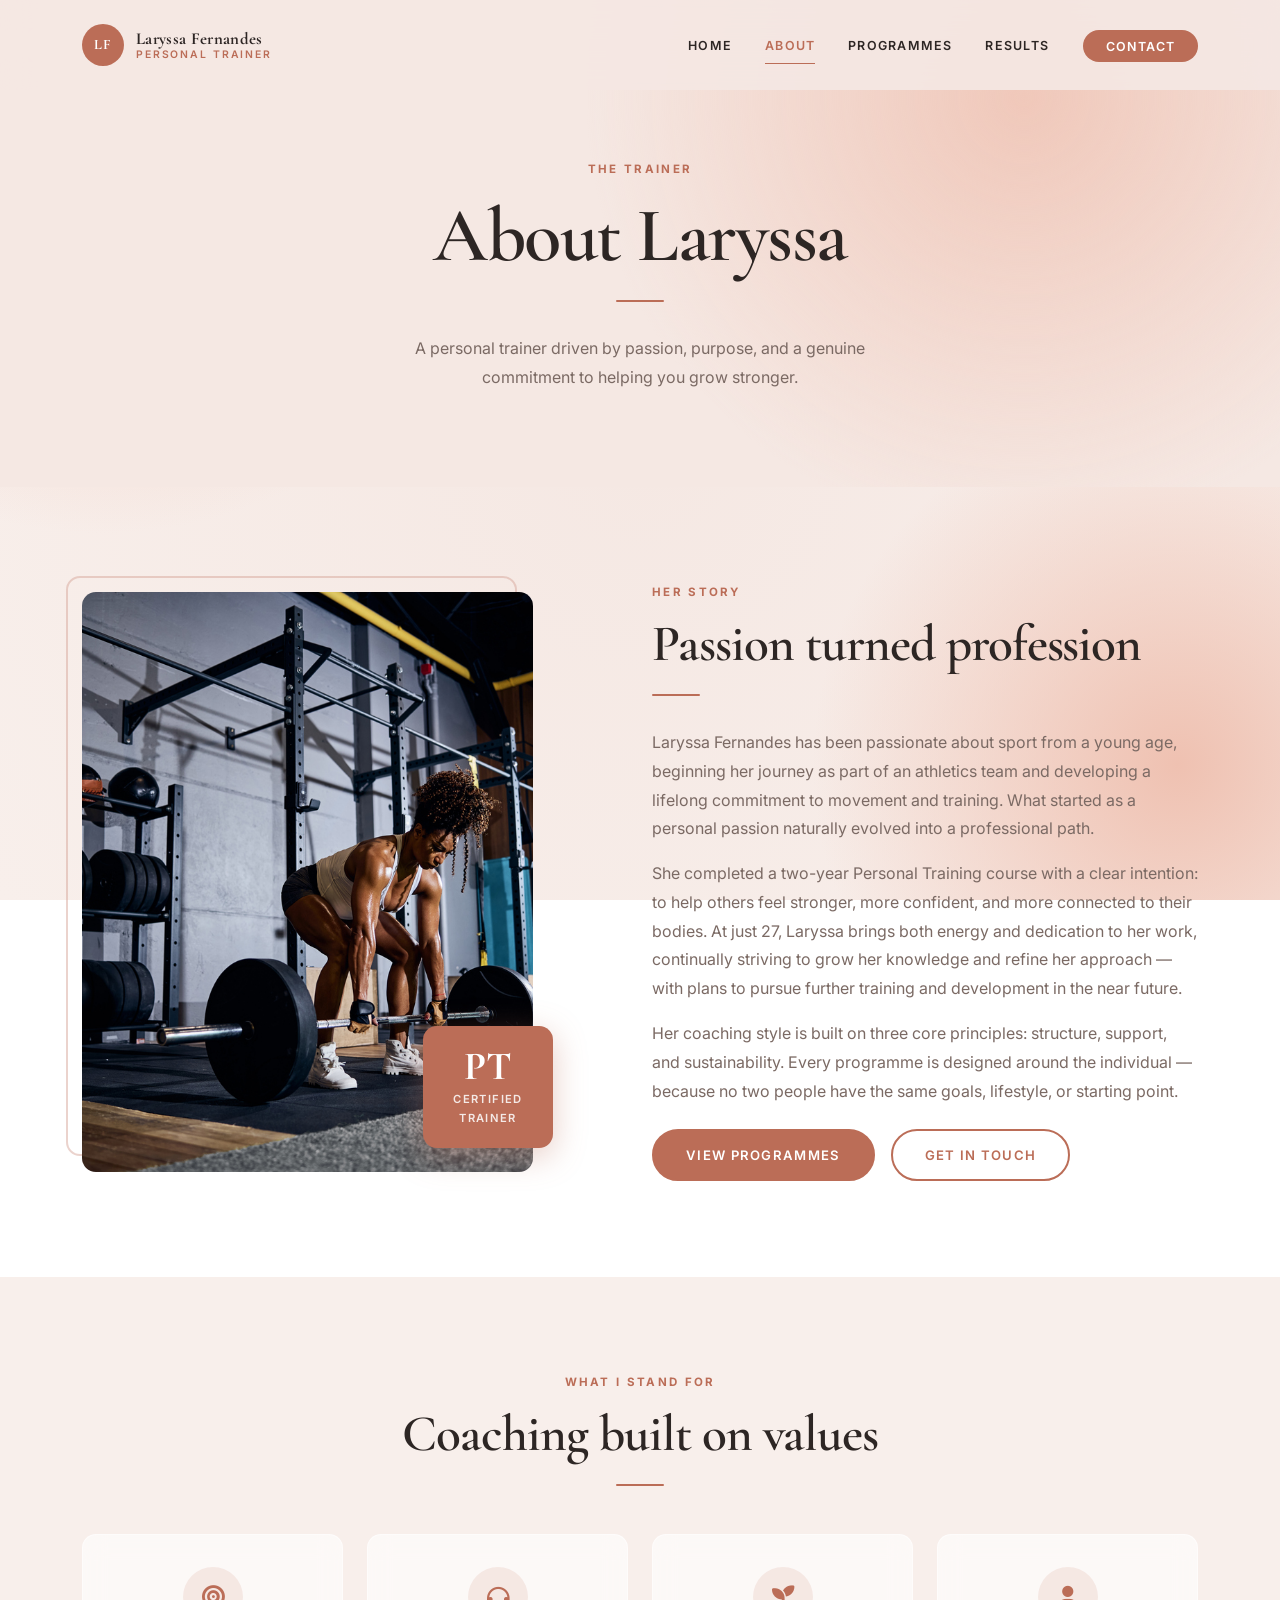
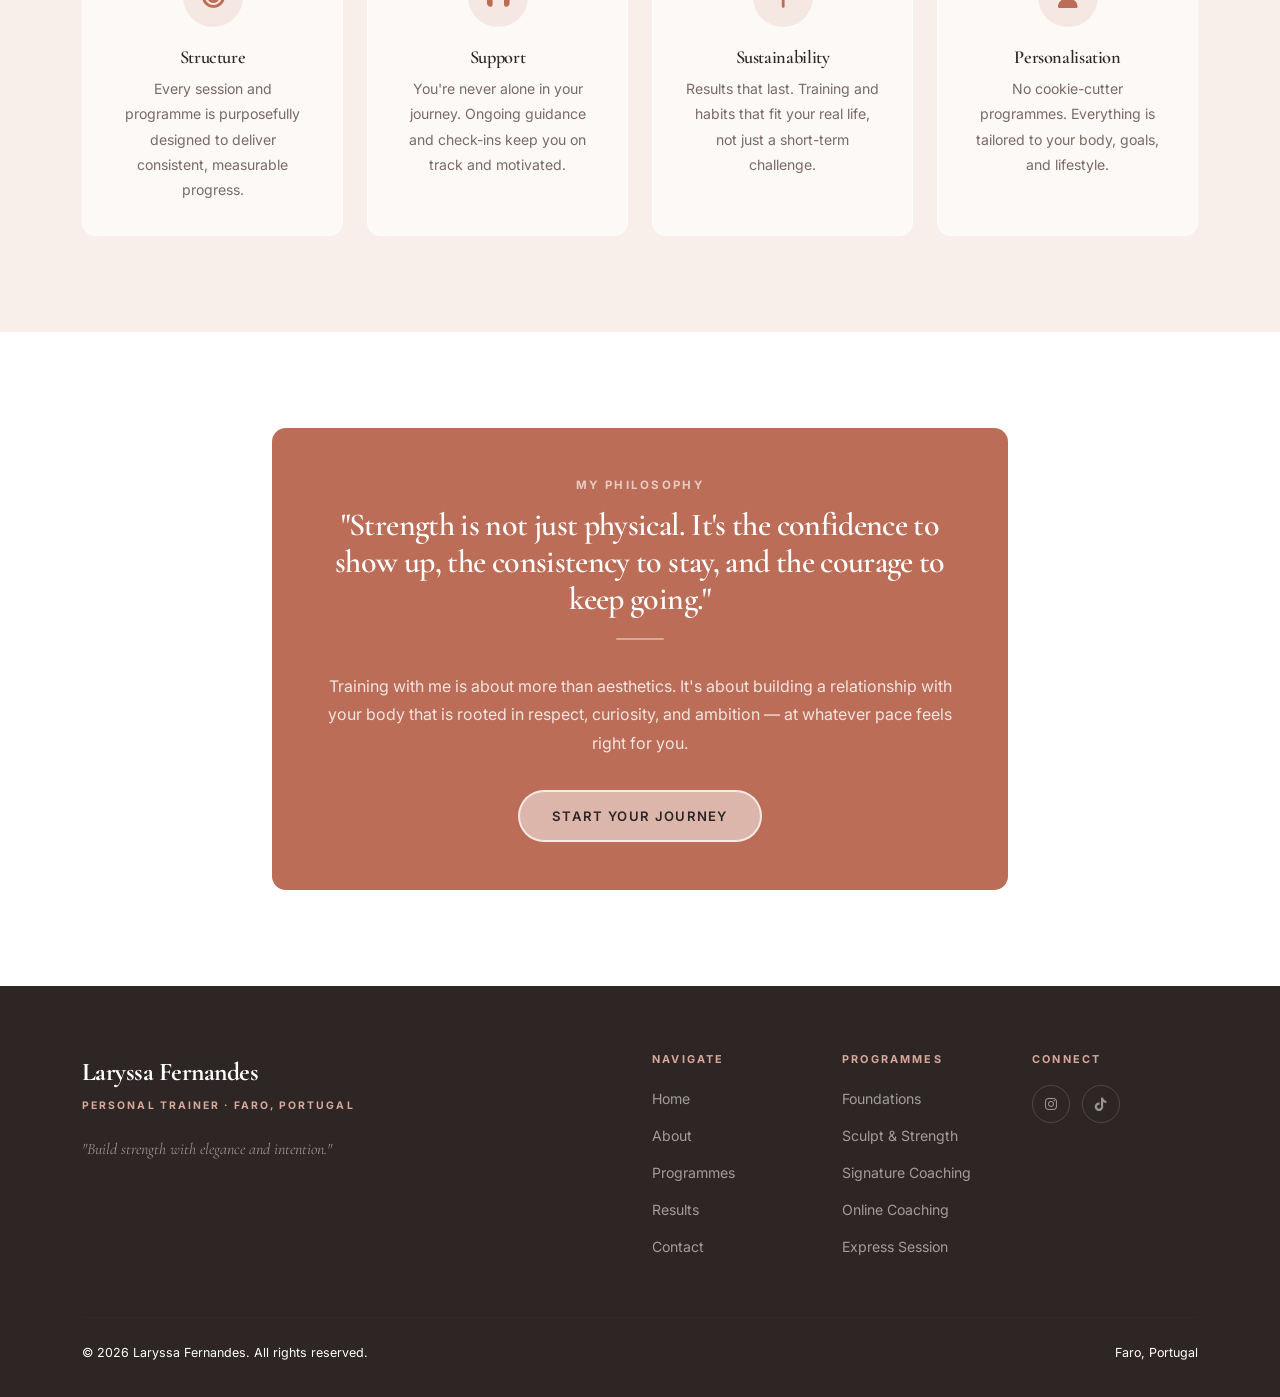
<file: about.html>
<!doctype html>
<html lang="en">
<head>
  <meta charset="utf-8">
  <meta name="viewport" content="width=device-width, initial-scale=1">
  <meta name="description" content="About Laryssa Fernandes — Personal Trainer in Faro, Portugal.">

  <!-- Title -->
  <title>About | Laryssa Fernandes</title>
  
  <!-- Google Fonts and Font Awesome -->
  <link rel="preconnect" href="https://fonts.googleapis.com">
  <link rel="preconnect" href="https://fonts.gstatic.com" crossorigin>
  <link href="https://fonts.googleapis.com/css2?family=Cormorant+Garamond:ital,wght@0,400;0,500;0,600;0,700;1,400;1,600&family=Inter:wght@300;400;500;600;700&display=swap" rel="stylesheet">
  <link rel="stylesheet" href="https://cdnjs.cloudflare.com/ajax/libs/font-awesome/6.5.0/css/all.min.css">
  
  <!-- Bootstrap CSS -->
  <link href="assets/css/bootstrap.min.css" rel="stylesheet">
  <!-- Custom CSS -->
  <link href="assets/css/style.css" rel="stylesheet">

</head>
<body>

  <!-- ========= Navbar Start ========= -->
  <nav class="lf-navbar navbar navbar-expand-lg">
    <div class="container">
      <a class="navbar-brand" href="index.html">
        <div class="brand-monogram">LF</div>
        <div class="brand-text-wrap">
          <span class="brand-name">Laryssa Fernandes</span>
          <span class="brand-sub">Personal Trainer</span>
        </div>
      </a>
      <button class="navbar-toggler" type="button" data-bs-toggle="collapse" data-bs-target="#navMain">
        <span class="navbar-toggler-icon"></span>
      </button>
      <div class="collapse navbar-collapse" id="navMain">
        <ul class="navbar-nav ms-auto align-items-lg-center gap-lg-1 mb-2 mb-lg-0">
          <li class="nav-item"><a class="nav-link" href="index.html">Home</a></li>
          <li class="nav-item"><a class="nav-link active" href="about.html">About</a></li>
          <li class="nav-item"><a class="nav-link" href="programmes.html">Programmes</a></li>
          <li class="nav-item"><a class="nav-link" href="results.html">Results</a></li>
          <li class="nav-item ms-lg-3"><a class="navbar-cta" href="contact.html">Contact</a></li>
        </ul>
      </div>
    </div>
  </nav>

  <!-- ========= Navbar End ========= -->

  <!-- ========= Page Hero Start ========= -->
  <div class="about-hero">
    <div class="container">
      <span class="pre-label reveal">The Trainer</span>
      <h1 class="reveal reveal-delay-1">About Laryssa</h1>
      <div class="gold-line center reveal reveal-delay-2"></div>
      <p class="mx-auto reveal reveal-delay-3" style="max-width:520px;color:var(--muted);">A personal trainer driven by passion, purpose, and a genuine commitment to helping you grow stronger.</p>
    </div>
  </div>

  <!-- ========= Page Hero End ========= -->

  <!-- ========= Bio Section Start ========= -->
  <section class="section-pad">
    <div class="container">
      <div class="row align-items-center gy-5">
        <div class="col-lg-5 reveal-left">
          <div class="about-preview-img">
            <img src="assets/images/about2.webp" alt="Laryssa Fernandes" class="img-fluid" style="border-radius:14px;object-fit:cover;height:580px;width:100%;">
            <div class="about-experience-badge">
              <span class="badge-num">PT</span>
              <span class="badge-txt">Certified<br>Trainer</span>
            </div>
          </div>
        </div>
        <div class="col-lg-6 offset-lg-1 reveal-left">
          <span class="pre-label">Her Story</span>
          <h2>Passion turned profession</h2>
          <div class="gold-line"></div>
          <p>Laryssa Fernandes has been passionate about sport from a young age, beginning her journey as part of an athletics team and developing a lifelong commitment to movement and training. What started as a personal passion naturally evolved into a professional path.</p>
          <p>She completed a two-year Personal Training course with a clear intention: to help others feel stronger, more confident, and more connected to their bodies. At just 27, Laryssa brings both energy and dedication to her work, continually striving to grow her knowledge and refine her approach — with plans to pursue further training and development in the near future.</p>
          <p>Her coaching style is built on three core principles: structure, support, and sustainability. Every programme is designed around the individual — because no two people have the same goals, lifestyle, or starting point.</p>
          <div class="d-flex gap-3 flex-wrap mt-4">
            <a href="programmes.html" class="btn-terra">View Programmes</a>
            <a href="contact.html" class="btn-outline-terra">Get in Touch</a>
          </div>
        </div>
      </div>
    </div>
  </section>

  <!-- ========= Bio Section End ========= -->

  <!-- ========= Values Section Start ========= -->
  <section class="section-pad bg-cream">
    <div class="container">
      <div class="text-center mb-5 reveal">
        <span class="pre-label">What I Stand For</span>
        <h2>Coaching built on values</h2>
        <div class="gold-line center"></div>
      </div>
      <div class="row g-4">
        <div class="col-sm-6 col-lg-3 reveal reveal-delay-1">
          <div class="value-card">
            <div class="value-icon"><i class="fa-solid fa-bullseye"></i></div>
            <h4>Structure</h4>
            <p>Every session and programme is purposefully designed to deliver consistent, measurable progress.</p>
          </div>
        </div>
        <div class="col-sm-6 col-lg-3 reveal reveal-delay-2">
          <div class="value-card">
            <div class="value-icon"><i class="fa-solid fa-headphones"></i></div>
            <h4>Support</h4>
            <p>You're never alone in your journey. Ongoing guidance and check-ins keep you on track and motivated.</p>
          </div>
        </div>
        <div class="col-sm-6 col-lg-3 reveal reveal-delay-3">
          <div class="value-card">
            <div class="value-icon"><i class="fa-solid fa-seedling"></i></div>
            <h4>Sustainability</h4>
            <p>Results that last. Training and habits that fit your real life, not just a short-term challenge.</p>
          </div>
        </div>
        <div class="col-sm-6 col-lg-3 reveal reveal-delay-4">
          <div class="value-card">
            <div class="value-icon"><i class="fa-solid fa-user"></i></div>
            <h4>Personalisation</h4>
            <p>No cookie-cutter programmes. Everything is tailored to your body, goals, and lifestyle.</p>
          </div>
        </div>
      </div>
    </div>
  </section>

  <!-- ========= Values Section End ========= -->

  <!-- ========= Philosophy Section Start ========= -->
  <section class="section-pad">
    <div class="container">
      <div class="row justify-content-center">
        <div class="col-lg-8 reveal">
          <div class="philosophy-block text-center">
            <span class="pre-label" style="color:rgba(255,255,255,0.65);">My Philosophy</span>
            <h3>"Strength is not just physical. It's the confidence to show up, the consistency to stay, and the courage to keep going."</h3>
            <div class="gold-line center" style="background:rgba(255,255,255,0.4);"></div>
            <p>Training with me is about more than aesthetics. It's about building a relationship with your body that is rooted in respect, curiosity, and ambition — at whatever pace feels right for you.</p>
            <a href="contact.html" class="btn-ghost mt-3 d-inline-block">Start Your Journey</a>
          </div>
        </div>
      </div>
    </div>
  </section>

  <!-- ========= Philosophy Section End ========= -->

  <!-- ========= Footer Start ========= -->
  <footer class="lf-footer">
    <div class="container">
      <div class="row gy-4">
        <div class="col-lg-4">
          <div class="footer-brand-name">Laryssa Fernandes</div>
          <span class="footer-brand-sub">Personal Trainer · Faro, Portugal</span>
          <p class="footer-tagline">"Build strength with elegance and intention."</p>
        </div>
        <div class="col-6 col-lg-2 offset-lg-2">
          <p class="footer-nav-title">Navigate</p>
          <ul class="footer-nav-list">
            <li><a href="index.html">Home</a></li>
            <li><a href="about.html">About</a></li>
            <li><a href="programmes.html">Programmes</a></li>
            <li><a href="results.html">Results</a></li>
            <li><a href="contact.html">Contact</a></li>
          </ul>
        </div>
        <div class="col-6 col-lg-2">
          <p class="footer-nav-title">Programmes</p>
          <ul class="footer-nav-list">
            <li><a href="programmes.html">Foundations</a></li>
            <li><a href="programmes.html">Sculpt &amp; Strength</a></li>
            <li><a href="programmes.html">Signature Coaching</a></li>
            <li><a href="programmes.html">Online Coaching</a></li>
            <li><a href="programmes.html">Express Session</a></li>
          </ul>
        </div>
        <div class="col-lg-2">
          <p class="footer-nav-title">Connect</p>
          <div class="footer-social">
            <a class="footer-social-link" href="https://www.instagram.com/lfernandespt?igsh=Y2NwMXB6cHp6eTRk" aria-label="Instagram"><i class="fa-brands fa-instagram"></i></a>
            <a class="footer-social-link" href="https://www.tiktok.com/@lfernandespt" aria-label="TikTok"><i class="fa-brands fa-tiktok"></i></a>
          </div>
        </div>
      </div>
      <hr class="footer-divider">
      <div class="d-flex justify-content-between align-items-center flex-wrap gap-2">
        <p class="footer-copy mb-0">© <span class="copyright-year"></span> Laryssa Fernandes. All rights reserved.</p>
        <p class="footer-copy mb-0">Faro, Portugal</p>
      </div>
    </div>
  </footer>
  <!-- ========= Footer End ========= -->

  <!-- Bootstrap JS -->
  <script src="assets/js/bootstrap.bundle.min.js"></script>

  <!-- Custom JS -->
  <script src="assets/js/main.js"></script>

</body>
</html>
</file>
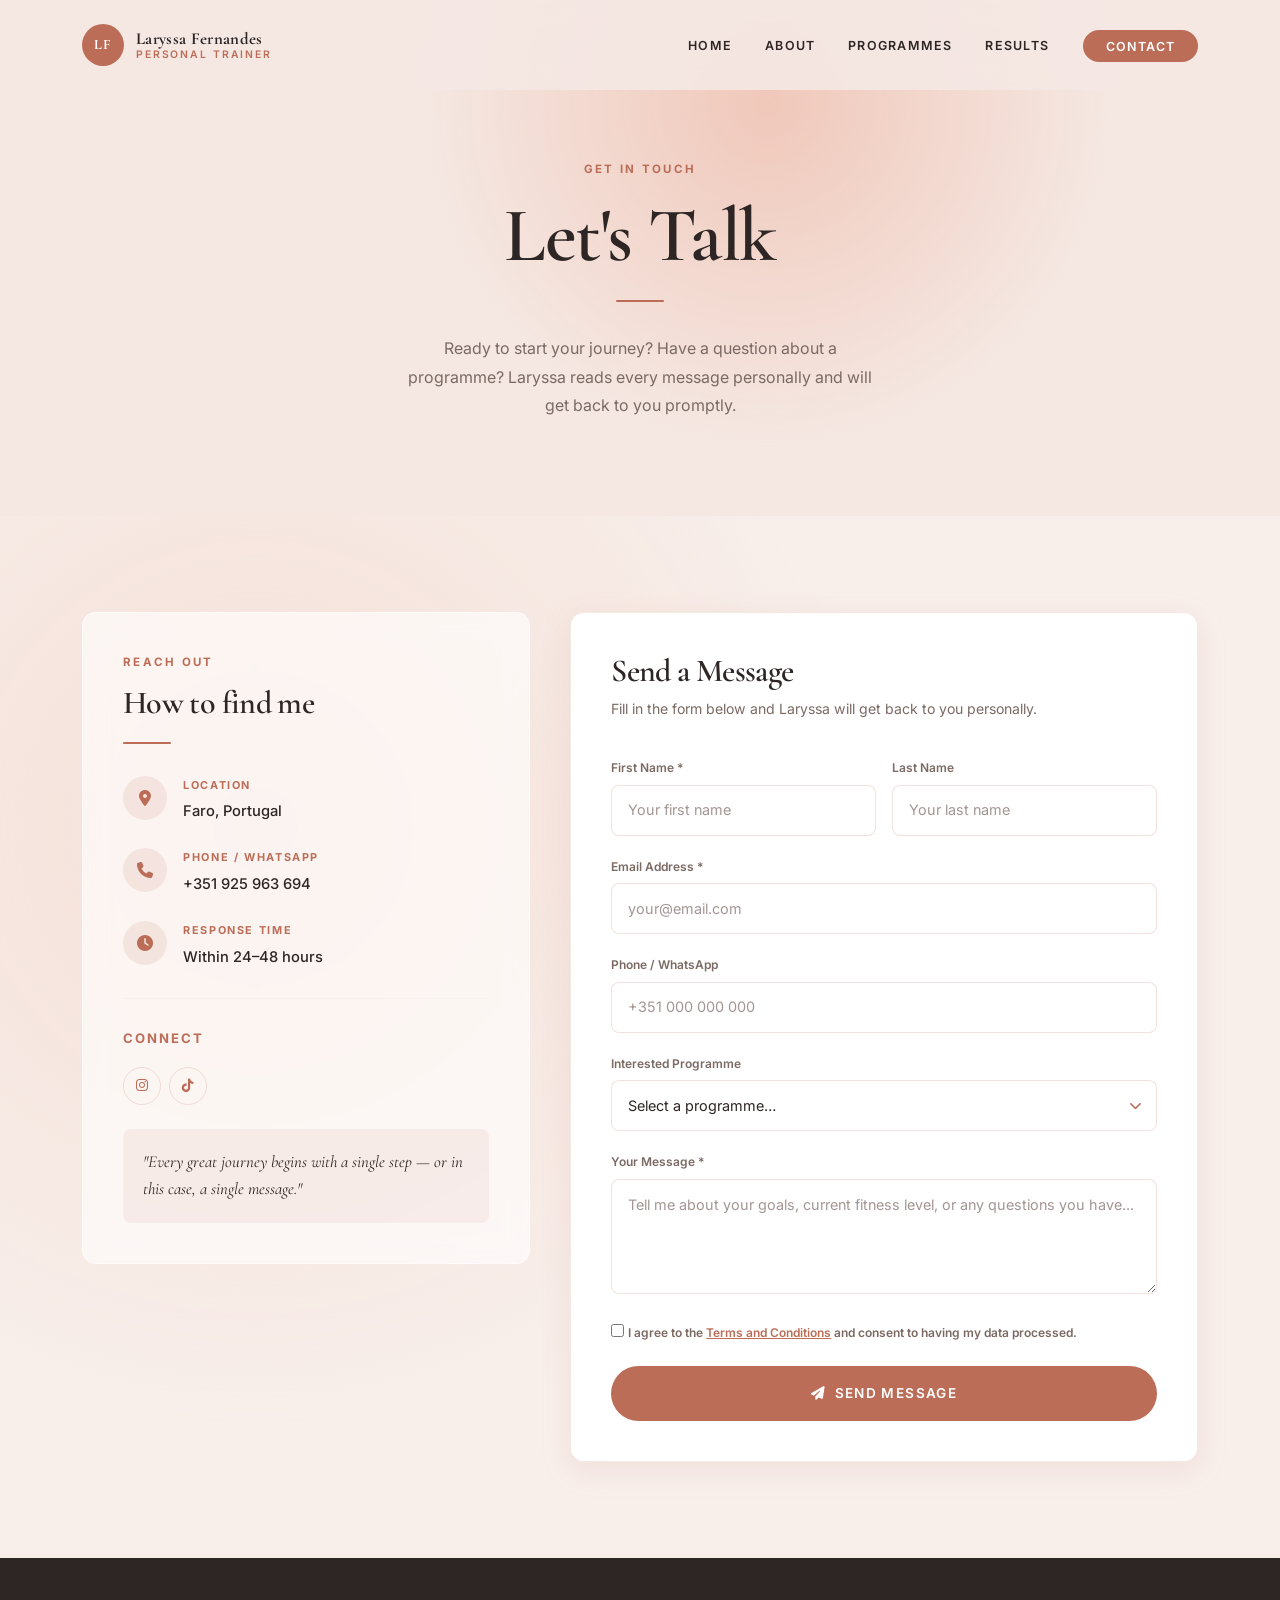
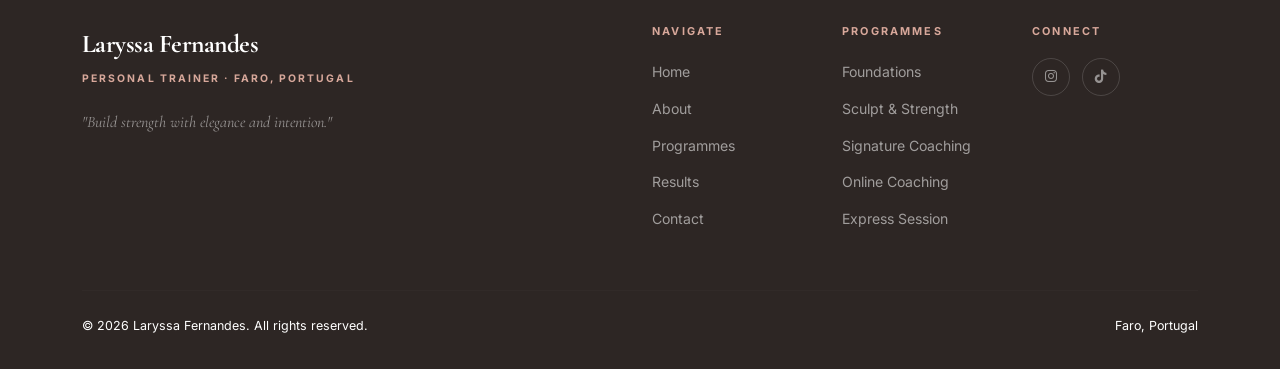
<file: contact.html>
<!doctype html>
<html lang="en">
<head>
  <meta charset="utf-8">
  <meta name="viewport" content="width=device-width, initial-scale=1">
  <meta name="description" content="Contact Laryssa Fernandes — Personal Trainer in Faro, Portugal.">

  <!-- Title -->
  <title>Contact | Laryssa Fernandes</title>
  
  <!-- Google Fonts and Font Awesome -->
  <link rel="preconnect" href="https://fonts.googleapis.com">
  <link rel="preconnect" href="https://fonts.gstatic.com" crossorigin>
  <link href="https://fonts.googleapis.com/css2?family=Cormorant+Garamond:ital,wght@0,400;0,500;0,600;0,700;1,400;1,600&family=Inter:wght@300;400;500;600;700&display=swap" rel="stylesheet">
  <link rel="stylesheet" href="https://cdnjs.cloudflare.com/ajax/libs/font-awesome/6.5.0/css/all.min.css">
  
  <!-- Bootstrap CSS -->
  <link href="assets/css/bootstrap.min.css" rel="stylesheet">
  <!-- Custom CSS -->
  <link href="assets/css/style.css" rel="stylesheet">

</head>
<body>

  <!-- ========= Navbar Start ========= -->
  <nav class="lf-navbar navbar navbar-expand-lg">
    <div class="container">
      <a class="navbar-brand" href="index.html">
        <div class="brand-monogram">LF</div>
        <div class="brand-text-wrap">
          <span class="brand-name">Laryssa Fernandes</span>
          <span class="brand-sub">Personal Trainer</span>
        </div>
      </a>
      <button class="navbar-toggler" type="button" data-bs-toggle="collapse" data-bs-target="#navMain">
        <span class="navbar-toggler-icon"></span>
      </button>
      <div class="collapse navbar-collapse" id="navMain">
        <ul class="navbar-nav ms-auto align-items-lg-center gap-lg-1 mb-2 mb-lg-0">
          <li class="nav-item"><a class="nav-link" href="index.html">Home</a></li>
          <li class="nav-item"><a class="nav-link" href="about.html">About</a></li>
          <li class="nav-item"><a class="nav-link" href="programmes.html">Programmes</a></li>
          <li class="nav-item"><a class="nav-link" href="results.html">Results</a></li>
          <li class="nav-item ms-lg-3"><a class="navbar-cta" href="contact.html">Contact</a></li>
        </ul>
      </div>
    </div>
  </nav>

  <!-- ========= Navbar End ========= -->

  <!-- ========= Page Hero Start ========= -->
  <div class="contact-hero">
    <div class="container">
      <span class="pre-label reveal">Get In Touch</span>
      <h1 class="reveal reveal-delay-1">Let's Talk</h1>
      <div class="gold-line center reveal reveal-delay-2"></div>
      <p class="mx-auto reveal reveal-delay-3" style="max-width:480px;color:var(--muted);">Ready to start your journey? Have a question about a programme? Laryssa reads every message personally and will get back to you promptly.</p>
    </div>
  </div>

  <!-- ========= Page Hero End ========= -->

  <!-- ========= Contact Section Start ========= -->
  <section class="section-pad contact-section">
    <div class="container">
      <div class="contact-page-grid">

      
        <div class="contact-page-info reveal-left">
          <span class="pre-label">Reach Out</span>
          <h3 style="margin-bottom:0.5rem;">How to find me</h3>
          <div class="gold-line"></div>

          <div class="contact-info-item">
            <div class="contact-icon"><i class="fa fa-map-marker-alt"></i></div>
            <div>
              <span class="contact-label">Location</span>
              <span class="contact-value">Faro, Portugal</span>
            </div>
          </div>
          <div class="contact-info-item">
            <div class="contact-icon"><i class="fa fa-phone"></i></div>
            <div>
              <span class="contact-label">Phone / WhatsApp</span>
              <span class="contact-value">+351 925 963 694</span>
            </div>
          </div>
          <div class="contact-info-item">
            <div class="contact-icon"><i class="fa fa-clock"></i></div>
            <div>
              <span class="contact-label">Response Time</span>
              <span class="contact-value">Within 24–48 hours</span>
            </div>
          </div>

          <hr style="border-color:rgba(187,109,87,0.15);margin:1.75rem 0;">

          <p style="font-size:0.82rem;font-weight:700;letter-spacing:0.15em;text-transform:uppercase;color:var(--terracotta);margin-bottom:1rem;">Connect</p>
          <div class="d-flex gap-2 mb-4">
            <a class="footer-social-link" href="https://www.instagram.com/lfernandespt?igsh=Y2NwMXB6cHp6eTRk" aria-label="Instagram" style="border-color:rgba(187,109,87,0.2);color:var(--terracotta);"><i class="fa-brands fa-instagram"></i></a>
            <a class="footer-social-link" href="https://www.tiktok.com/@lfernandespt" aria-label="TikTok" style="border-color:rgba(187,109,87,0.2);color:var(--terracotta);"><i class="fa-brands fa-tiktok"></i></a>
          </div>

          <div style="background:rgba(187,109,87,0.08);border-radius:var(--radius-sm);padding:1.25rem;">
            <p style="font-family:'Cormorant Garamond',serif;font-style:italic;font-size:1.05rem;color:var(--ink);margin:0;line-height:1.6;">"Every great journey begins with a single step — or in this case, a single message."</p>
          </div>
        </div>

      
        <div class="contact-page-form reveal-right">
          <h3 style="margin-bottom:0.35rem;">Send a Message</h3>
          <p style="font-size:0.88rem;color:var(--muted);margin-bottom:2rem;">Fill in the form below and Laryssa will get back to you personally.</p>

          <form id="contactForm" class="lf-form" novalidate>
            <div class="row g-3">
              <div class="col-sm-6">
                <label for="fname">First Name *</label>
                <input type="text" class="form-control" id="fname" name="first_name" placeholder="Your first name" data-required>
                <div class="form-error-text" style="display:none;font-size:0.78rem;color:var(--terracotta);margin-top:0.3rem;">Required field</div>
              </div>
              <div class="col-sm-6">
                <label for="lname">Last Name</label>
                <input type="text" class="form-control" id="lname" name="last_name" placeholder="Your last name">
              </div>
              <div class="col-12">
                <label for="email">Email Address *</label>
                <input type="email" class="form-control" id="email" name="email" placeholder="your@email.com" data-required>
                <div class="form-error-text" style="display:none;font-size:0.78rem;color:var(--terracotta);margin-top:0.3rem;">Please enter a valid email</div>
              </div>
              <div class="col-12">
                <label for="phone">Phone / WhatsApp</label>
                <input type="tel" class="form-control" id="phone" name="phone" placeholder="+351 000 000 000">
              </div>
              <div class="col-12">
                <label for="programme">Interested Programme</label>
                <div class="lf-select-wrap">
                  <select class="form-control lf-select" id="programme" name="programme">
                    <option value="" disabled selected>Select a programme…</option>
                    <option value="Foundations">Foundations</option>
                    <option value="Sculpt & Strength">Sculpt &amp; Strength</option>
                    <option value="Signature Coaching">Signature Coaching</option>
                    <option value="Online Coaching">Online Coaching</option>
                    <option value="Express Session">Express Session</option>
                    <option value="Not sure yet — help me choose!">Not sure yet — help me choose!</option>
                  </select>
                  <span class="lf-select-arrow"><i class="fa-solid fa-chevron-down"></i></span>
                </div>
              </div>
              <div class="col-12">
                <label for="message">Your Message *</label>
                <textarea class="form-control" id="message" name="message" rows="4" placeholder="Tell me about your goals, current fitness level, or any questions you have..." data-required></textarea>
                <div class="form-error-text" style="display:none;font-size:0.78rem;color:var(--terracotta);margin-top:0.3rem;">Please write a message</div>
              </div>
              <div class="col-12 mt-2">
                <div class="my-3">
                  <input type="checkbox" id="consent">
                  <label for="consent" >I agree to the <a class="text-decoration-underline" href="#termsModal"  data-bs-toggle="modal" data-bs-target="#termsModal">Terms and Conditions</a> and consent to having my data processed. </label>
                </div>
                <button type="submit" class="btn-terra w-100" style="border:none;cursor:pointer;font-size:0.85rem;padding:1rem;">
                  <i class="fa fa-paper-plane me-2"></i>Send Message
                </button>
              </div>
            </div>
          </form>
          <div class="form-success-msg" id="formSuccess">
            <i class="fa fa-check-circle me-2"></i>Thank you! Laryssa will be in touch with you soon.
          </div>
        </div>

      </div>
    </div>
  </section>

  <!-- ========= Contact Section End ========= -->

  <!-- ========= Footer Start ========= -->
  <footer class="lf-footer">
    <div class="container">
      <div class="row gy-4">
        <div class="col-lg-4">
          <div class="footer-brand-name">Laryssa Fernandes</div>
          <span class="footer-brand-sub">Personal Trainer · Faro, Portugal</span>
          <p class="footer-tagline">"Build strength with elegance and intention."</p>
        </div>
        <div class="col-6 col-lg-2 offset-lg-2">
          <p class="footer-nav-title">Navigate</p>
          <ul class="footer-nav-list">
            <li><a href="index.html">Home</a></li>
            <li><a href="about.html">About</a></li>
            <li><a href="programmes.html">Programmes</a></li>
            <li><a href="results.html">Results</a></li>
            <li><a href="contact.html">Contact</a></li>
          </ul>
        </div>
        <div class="col-6 col-lg-2">
          <p class="footer-nav-title">Programmes</p>
          <ul class="footer-nav-list">
            <li><a href="programmes.html">Foundations</a></li>
            <li><a href="programmes.html">Sculpt &amp; Strength</a></li>
            <li><a href="programmes.html">Signature Coaching</a></li>
            <li><a href="programmes.html">Online Coaching</a></li>
            <li><a href="programmes.html">Express Session</a></li>
          </ul>
        </div>
        <div class="col-lg-2">
          <p class="footer-nav-title">Connect</p>
          <div class="footer-social">
            <a class="footer-social-link" href="https://www.instagram.com/lfernandespt?igsh=Y2NwMXB6cHp6eTRk" aria-label="Instagram"><i class="fa-brands fa-instagram"></i></a>
            <a class="footer-social-link" href="https://www.tiktok.com/@lfernandespt" aria-label="TikTok"><i class="fa-brands fa-tiktok"></i></a>
          </div>
        </div>
      </div>
      <hr class="footer-divider">
      <div class="d-flex justify-content-between align-items-center flex-wrap gap-2">
        <p class="footer-copy mb-0">© <span class="copyright-year"></span> Laryssa Fernandes. All rights reserved.</p>
        <p class="footer-copy mb-0">Faro, Portugal</p>
      </div>
    </div>
  </footer>
  <!-- ========= Footer End ========= -->
  

  <!-- ========= Back to Top ========= -->
  <button class="back-to-top" id="backToTop" aria-label="Back to top">
    <i class="fa-solid fa-chevron-up"></i>
  </button>

  <!-- ========= Success Modal ========= -->
  <div class="lf-modal-backdrop" id="successModalBackdrop" aria-hidden="true">
    <div class="lf-modal" role="dialog" aria-modal="true" aria-labelledby="modalTitle">
      <div class="lf-modal-icon">
        <i class="fa-solid fa-check"></i>
      </div>
      <h3 class="lf-modal-title" id="modalTitle">Message Sent!</h3>
      <p class="lf-modal-body">Thank you for reaching out. Laryssa reads every message personally and will get back to you within 24–48 hours.</p>
      <button class="lf-modal-close btn-terra" id="modalCloseBtn">Got it</button>
    </div>
  </div>

  <!-- Terms and Conditions -->
  <div class="modal fade" id="termsModal" tabindex="-1" aria-labelledby="termsModalLabel" aria-hidden="true">
    <div class="modal-dialog modal-dialog-centered modal-lg">
        <div class="modal-content" style="border-radius: var(--radius-sm); border: none; overflow: hidden">
            <div class="modal-header" style="border-bottom: 1px solid rgba(187, 109, 87, 0.15)">
                <h5
                    class="modal-title"
                    id="termsModalLabel"
                    style="
                        font-family: &quot;Cormorant Garamond&quot;, serif;
                        font-size: 1.8rem;
                        color: var(--ink);
                        text-transform: none;
                        letter-spacing: normal;
                    "
                >
                    Terms &amp; Conditions
                </h5>
                <button type="button" class="btn-close" data-bs-dismiss="modal" aria-label="Close"></button>
            </div>
            <div
                class="modal-body"
                style="
                    color: var(--muted);
                    font-size: 0.92rem;
                    line-height: 1.7;
                    text-transform: none;
                    letter-spacing: normal;
                "
            >
                <p>
                    By submitting this form, you agree that Laryssa Fernandes may use the information you provide to
                    respond to your enquiry about personal training, coaching, programmes, or related services.
                </p>
                <p>
                    The information collected may include your name, email address, phone number, selected programme,
                    and message. This information will only be used to contact you regarding your enquiry.
                </p>
                <p>
                    Your personal information will not be sold or shared with third parties for marketing purposes. It
                    may only be shared where required by law or where necessary to provide requested services.
                </p>
                <p>You are responsible for ensuring that any information you provide is accurate and up to date.</p>
                <p>
                    Submitting this form does not create a client relationship or guarantee availability for any
                    programme or service.
                </p>
                <p>
                    You may request access, correction, or deletion of your personal data by contacting Laryssa
                    Fernandes directly.
                </p>
                <p style="margin-bottom: 0">
                    By ticking the checkbox, you confirm that you have read and agree to these Terms &amp; Conditions.
                </p>
            </div>
            <div class="modal-footer" style="border-top: 1px solid rgba(187, 109, 87, 0.15)">
                <button
                    type="button"
                    class="btn-terra"
                    data-bs-dismiss="modal"
                    style="border: none; cursor: pointer; padding: 0.8rem 1.4rem"
                >
                    I Understand
                </button>
            </div>
        </div>
    </div>
</div>


  <!-- Bootstrap JS -->
  <script src="assets/js/bootstrap.bundle.min.js"></script>
  <!-- Custom JS -->
  <script src="assets/js/main.js"></script>

  <script>
    // Close modal on backdrop click
    document.getElementById('successModalBackdrop').addEventListener('click', function(e) {
      if (e.target === this) closeSuccessModal();
    });

    // Close on Escape key
    document.addEventListener('keydown', function(e) {
      if (e.key === 'Escape') closeSuccessModal();
    });

    function closeSuccessModal() {
      const backdrop = document.getElementById('successModalBackdrop');
      backdrop.classList.remove('active');
      backdrop.setAttribute('aria-hidden', 'true');
    }

    document.getElementById('modalCloseBtn').addEventListener('click', closeSuccessModal);
  </script>
</body>
</html>
</file>
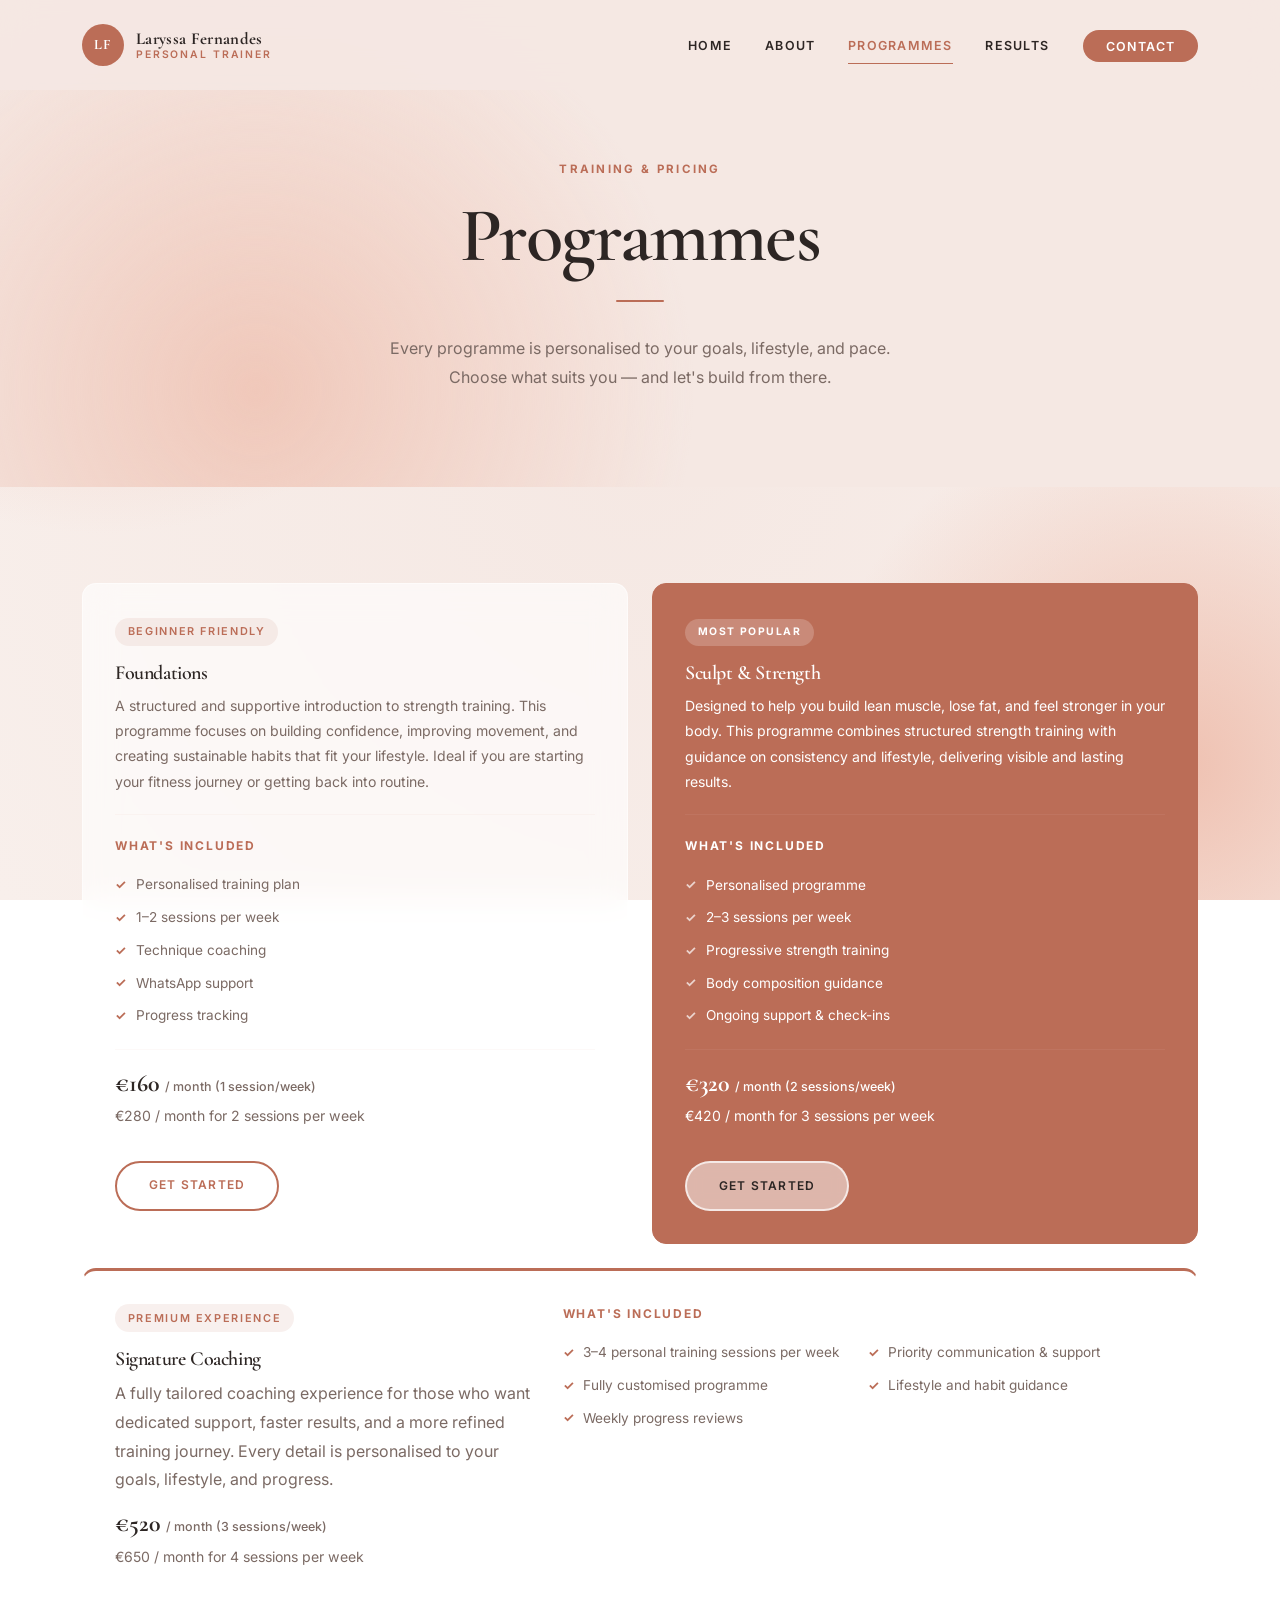
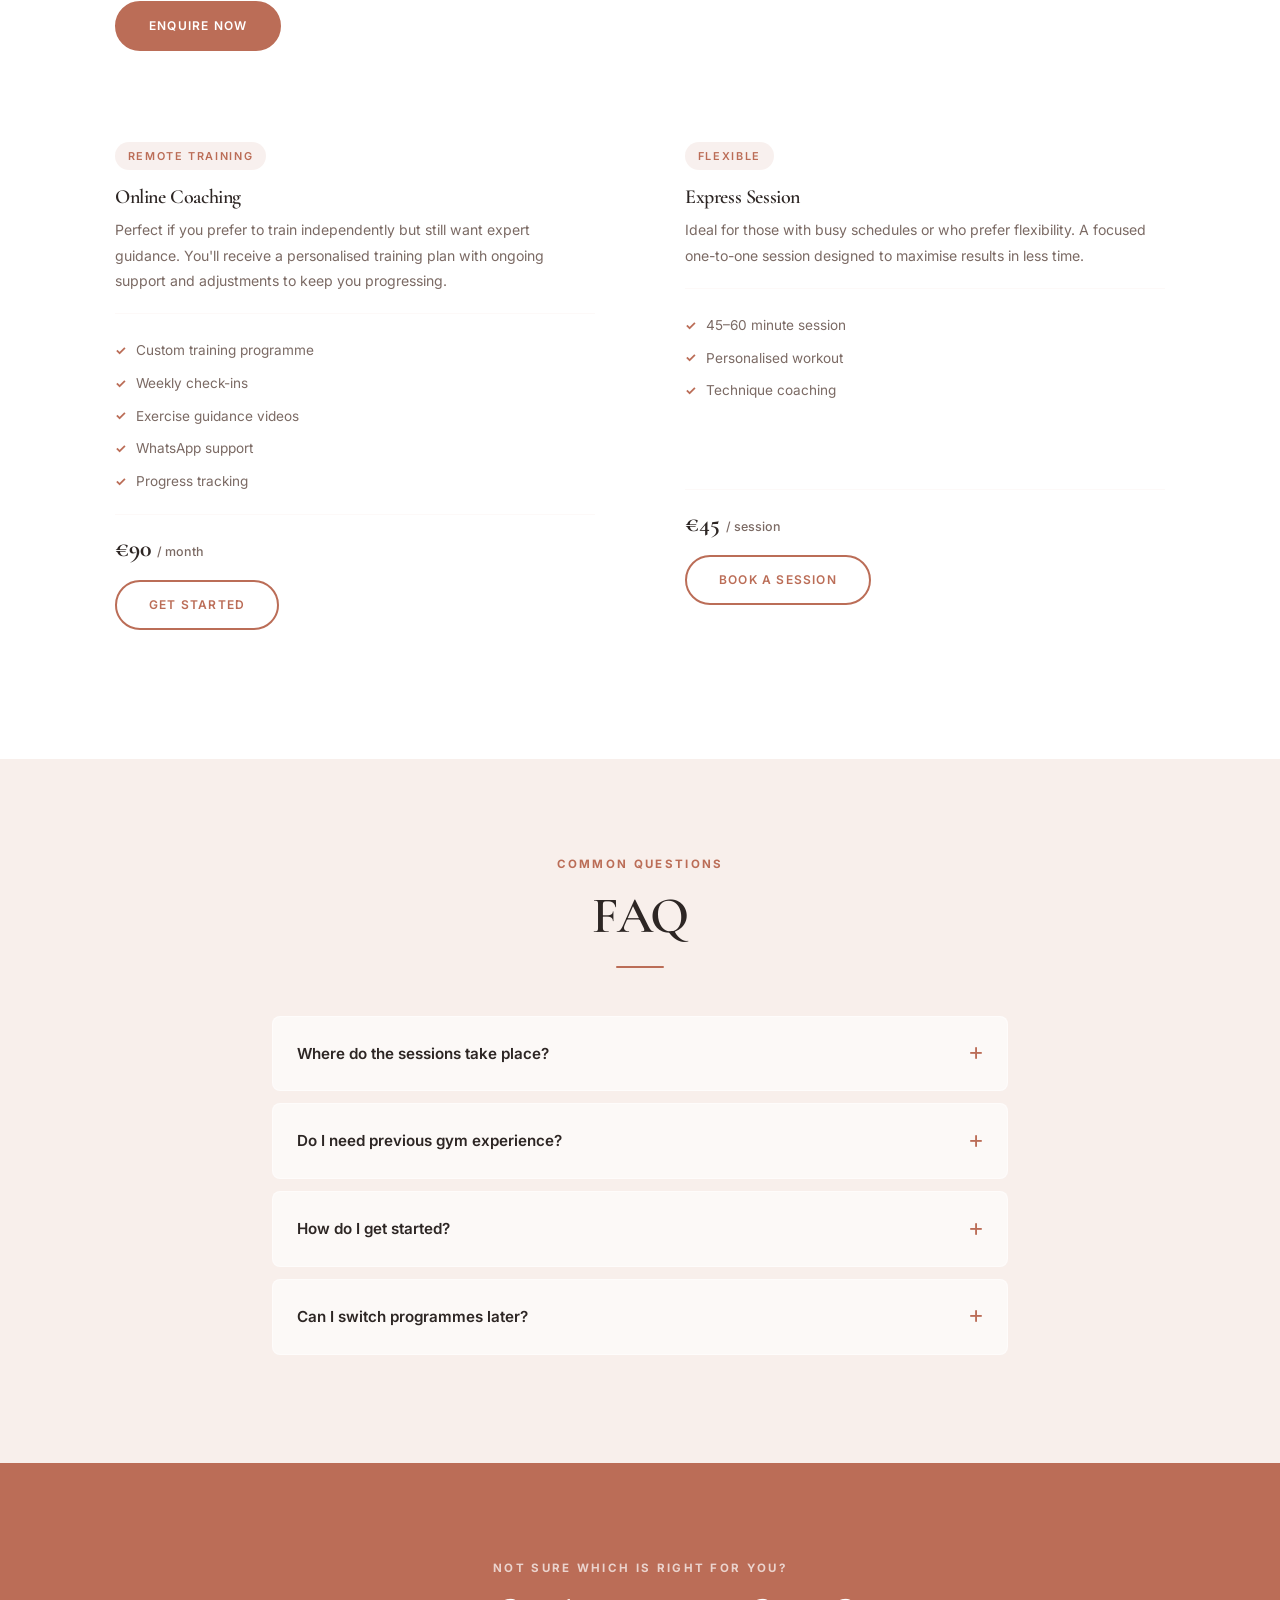
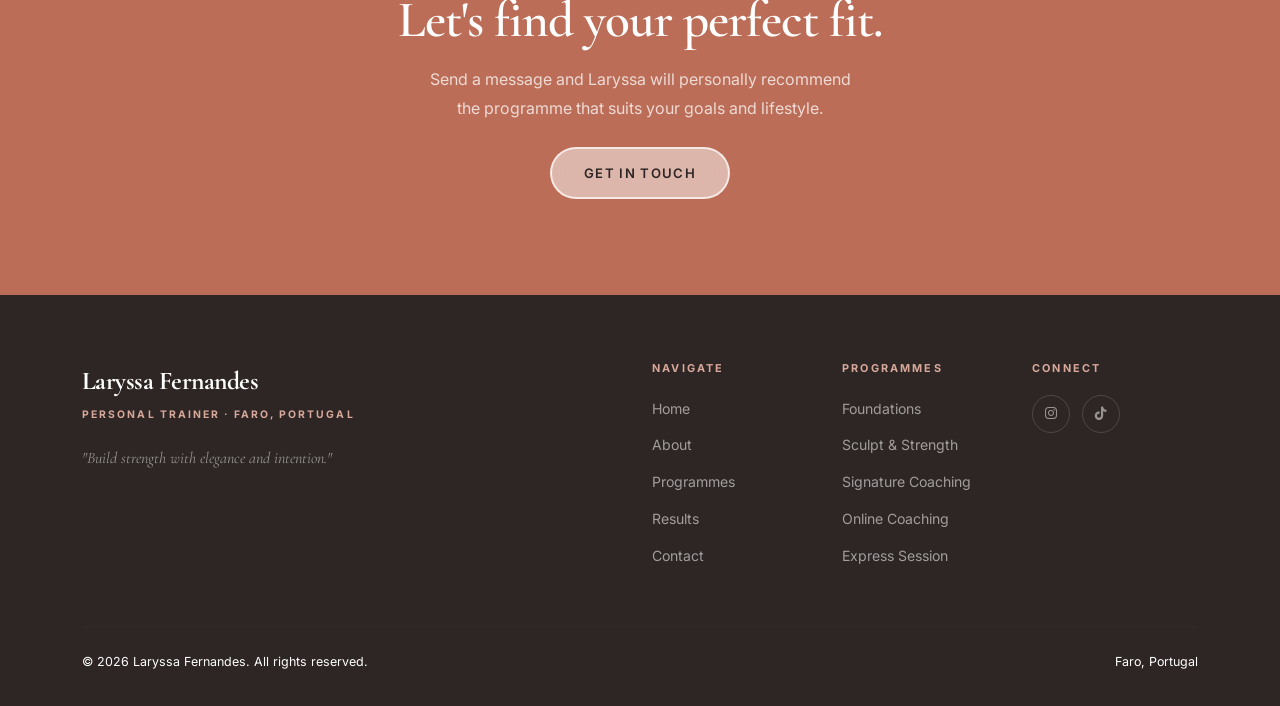
<file: programmes.html>
<!doctype html>
<html lang="en">
<head>
  <meta charset="utf-8">
  <meta name="viewport" content="width=device-width, initial-scale=1">
  <meta name="description" content="Training programmes and pricing — Laryssa Fernandes Personal Trainer, Faro Portugal.">

  <!-- Title -->
  <title>Programmes | Laryssa Fernandes</title>
  
  <!-- Google Fonts and Font Awesome -->
  <link rel="preconnect" href="https://fonts.googleapis.com">
  <link rel="preconnect" href="https://fonts.gstatic.com" crossorigin>
  <link href="https://fonts.googleapis.com/css2?family=Cormorant+Garamond:ital,wght@0,400;0,500;0,600;0,700;1,400;1,600&family=Inter:wght@300;400;500;600;700&display=swap" rel="stylesheet">
  <link rel="stylesheet" href="https://cdnjs.cloudflare.com/ajax/libs/font-awesome/6.5.0/css/all.min.css">
  
  <!-- Bootstrap CSS -->
  <link href="assets/css/bootstrap.min.css" rel="stylesheet">
  <!-- Custom CSS -->
  <link href="assets/css/style.css" rel="stylesheet">

</head>
<body>

  <!-- ========= Navbar Start ========= -->
  <nav class="lf-navbar navbar navbar-expand-lg">
    <div class="container">
      <a class="navbar-brand" href="index.html">
        <div class="brand-monogram">LF</div>
        <div class="brand-text-wrap">
          <span class="brand-name">Laryssa Fernandes</span>
          <span class="brand-sub">Personal Trainer</span>
        </div>
      </a>
      <button class="navbar-toggler" type="button" data-bs-toggle="collapse" data-bs-target="#navMain">
        <span class="navbar-toggler-icon"></span>
      </button>
      <div class="collapse navbar-collapse" id="navMain">
        <ul class="navbar-nav ms-auto align-items-lg-center gap-lg-1 mb-2 mb-lg-0">
          <li class="nav-item"><a class="nav-link" href="index.html">Home</a></li>
          <li class="nav-item"><a class="nav-link" href="about.html">About</a></li>
          <li class="nav-item"><a class="nav-link active" href="programmes.html">Programmes</a></li>
          <li class="nav-item"><a class="nav-link" href="results.html">Results</a></li>
          <li class="nav-item ms-lg-3"><a class="navbar-cta" href="contact.html">Contact</a></li>
        </ul>
      </div>
    </div>
  </nav>

  <!-- ========= Navbar End ========= -->

  <!-- ========= Page Hero Start ========= -->
  <div class="prog-hero">
    <div class="container">
      <span class="pre-label reveal">Training & Pricing</span>
      <h1 class="reveal reveal-delay-1">Programmes</h1>
      <div class="gold-line center reveal reveal-delay-2"></div>
      <p class="mx-auto reveal reveal-delay-3" style="max-width:520px;color:var(--muted);">Every programme is personalised to your goals, lifestyle, and pace. Choose what suits you — and let's build from there.</p>
    </div>
  </div>

  <!-- ========= Page Hero End ========= -->

  <!-- ========= Programmes Start ========= -->
  <section class="section-pad">
    <div class="container">

    
      <div class="row g-4 mb-4">
        <div class="col-lg-6 reveal reveal-delay-1">
          <div class="programme-card h-100">
            <span class="prog-tag">Beginner Friendly</span>
            <h4>Foundations</h4>
            <p>A structured and supportive introduction to strength training. This programme focuses on building confidence, improving movement, and creating sustainable habits that fit your lifestyle. Ideal if you are starting your fitness journey or getting back into routine.</p>
            <hr class="prog-divider">
            <p style="font-size:0.75rem;font-weight:700;letter-spacing:0.15em;text-transform:uppercase;color:var(--terracotta);margin-bottom:0.75rem;">What's Included</p>
            <ul class="prog-includes">
              <li>Personalised training plan</li>
              <li>1–2 sessions per week</li>
              <li>Technique coaching</li>
              <li>WhatsApp support</li>
              <li>Progress tracking</li>
            </ul>
            <hr class="prog-divider">
            <div class="prog-price">€160 <span>/ month (1 session/week)</span></div>
            <p class="prog-price-alt">€280 / month for 2 sessions per week</p>
            <a href="contact.html" class="btn-outline-terra mt-3 d-inline-block" style="font-size:0.75rem;">Get Started</a>
          </div>
        </div>
        <div class="col-lg-6 reveal reveal-delay-2">
          <div class="programme-card featured h-100">
            <span class="featured-badge">Most Popular</span>
            <h4>Sculpt &amp; Strength</h4>
            <p>Designed to help you build lean muscle, lose fat, and feel stronger in your body. This programme combines structured strength training with guidance on consistency and lifestyle, delivering visible and lasting results.</p>
            <hr class="prog-divider">
            <p style="font-size:0.75rem;font-weight:700;letter-spacing:0.15em;text-transform:uppercase;color:rgba(255,255,255,0.7);margin-bottom:0.75rem;">What's Included</p>
            <ul class="prog-includes">
              <li>Personalised programme</li>
              <li>2–3 sessions per week</li>
              <li>Progressive strength training</li>
              <li>Body composition guidance</li>
              <li>Ongoing support &amp; check-ins</li>
            </ul>
            <hr class="prog-divider">
            <div class="prog-price">€320 <span class="text-white">/ month (2 sessions/week)</span></div>
            <p class="prog-price-alt">€420 / month for 3 sessions per week</p>
            <a href="contact.html" class="btn-ghost mt-3 d-inline-block" style="font-size:0.75rem;">Get Started</a>
          </div>
        </div>
      </div>

    
      <div class="row g-4 mb-4">
        <div class="col-12 reveal">
          <div class="programme-card" style="border-top:3px solid var(--terracotta);">
            <div class="row align-items-start g-4">
              <div class="col-lg-5">
                <span class="prog-tag">Premium Experience</span>
                <h4>Signature Coaching</h4>
                <p>A fully tailored coaching experience for those who want dedicated support, faster results, and a more refined training journey. Every detail is personalised to your goals, lifestyle, and progress.</p>
                <div class="prog-price mt-3">€520 <span>/ month (3 sessions/week)</span></div>
                <p class="prog-price-alt">€650 / month for 4 sessions per week</p>
                <a href="contact.html" class="btn-terra mt-3 d-inline-block" style="font-size:0.75rem;">Enquire Now</a>
              </div>
              <div class="col-lg-7">
                <p style="font-size:0.75rem;font-weight:700;letter-spacing:0.15em;text-transform:uppercase;color:var(--terracotta);margin-bottom:0.75rem;">What's Included</p>
                <div class="row g-2">
                  <div class="col-sm-6">
                    <ul class="prog-includes">
                      <li>3–4 personal training sessions per week</li>
                      <li>Fully customised programme</li>
                      <li>Weekly progress reviews</li>
                    </ul>
                  </div>
                  <div class="col-sm-6">
                    <ul class="prog-includes">
                      <li>Priority communication &amp; support</li>
                      <li>Lifestyle and habit guidance</li>
                    </ul>
                  </div>
                </div>
              </div>
            </div>
          </div>
        </div>
      </div>

    
      <div class="row g-4">
        <div class="col-lg-6 reveal reveal-delay-1">
          <div class="programme-card h-100">
            <span class="prog-tag">Remote Training</span>
            <h4>Online Coaching</h4>
            <p>Perfect if you prefer to train independently but still want expert guidance. You'll receive a personalised training plan with ongoing support and adjustments to keep you progressing.</p>
            <hr class="prog-divider">
            <ul class="prog-includes">
              <li>Custom training programme</li>
              <li>Weekly check-ins</li>
              <li>Exercise guidance videos</li>
              <li>WhatsApp support</li>
              <li>Progress tracking</li>
            </ul>
            <hr class="prog-divider">
            <div class="prog-price">€90 <span>/ month</span></div>
            <a href="contact.html" class="btn-outline-terra mt-3 d-inline-block" style="font-size:0.75rem;">Get Started</a>
          </div>
        </div>
        <div class="col-lg-6 reveal reveal-delay-2">
          <div class="programme-card h-100">
            <span class="prog-tag">Flexible</span>
            <h4>Express Session</h4>
            <p>Ideal for those with busy schedules or who prefer flexibility. A focused one-to-one session designed to maximise results in less time.</p>
            <hr class="prog-divider">
            <ul class="prog-includes">
              <li>45–60 minute session</li>
              <li>Personalised workout</li>
              <li>Technique coaching</li>
            </ul>
            <hr class="prog-divider">
            <div class="prog-price">€45 <span>/ session</span></div>
            <a href="contact.html" class="btn-outline-terra mt-3 d-inline-block" style="font-size:0.75rem;">Book a Session</a>
          </div>
        </div>
      </div>
    </div>
  </section>

  <!-- ========= Programmes End ========= -->

  <!-- ========= FAQ Section Start ========= -->
  <section class="section-pad bg-cream">
    <div class="container">
      <div class="row justify-content-center">
        <div class="col-lg-8">
          <div class="text-center mb-5 reveal">
            <span class="pre-label">Common Questions</span>
            <h2>FAQ</h2>
            <div class="gold-line center"></div>
          </div>
          <div class="reveal">
            <div class="faq-item">
              <div class="faq-q">Where do the sessions take place? <i class="fa fa-plus"></i></div>
              <div class="faq-a">Sessions take place in Faro, Portugal. The exact location will be confirmed upon booking. Online coaching is available for remote clients.</div>
            </div>
            <div class="faq-item">
              <div class="faq-q">Do I need previous gym experience? <i class="fa fa-plus"></i></div>
              <div class="faq-a">Not at all. The Foundations programme is specifically designed for beginners or those returning to training. Laryssa will meet you exactly where you are.</div>
            </div>
            <div class="faq-item">
              <div class="faq-q">How do I get started? <i class="fa fa-plus"></i></div>
              <div class="faq-a">Simply reach out via the Contact page. Laryssa will get back to you to discuss your goals and recommend the best programme for you.</div>
            </div>
            <div class="faq-item">
              <div class="faq-q">Can I switch programmes later? <i class="fa fa-plus"></i></div>
              <div class="faq-a">Absolutely. As your fitness evolves, your programme can evolve with you. Laryssa will guide you through any transitions.</div>
            </div>
          </div>
        </div>
      </div>
    </div>
  </section>

  <!-- ========= FAQ Section End ========= -->

  <!-- ========= CTA Section Start ========= -->
  <section class="section-pad" style="background:var(--terracotta);">
    <div class="container text-center">
      <span class="pre-label" style="color:rgba(255,255,255,0.7);">Not sure which is right for you?</span>
      <h2 class="text-white mb-3">Let's find your perfect fit.</h2>
      <p style="color:rgba(255,255,255,0.75);max-width:440px;margin-inline:auto;" class="mb-4">Send a message and Laryssa will personally recommend the programme that suits your goals and lifestyle.</p>
      <a href="contact.html" class="btn-ghost">Get in Touch</a>
    </div>
  </section>

  <!-- ========= CTA Section End ========= -->

  <!-- ========= Footer Start ========= -->
  <footer class="lf-footer">
    <div class="container">
      <div class="row gy-4">
        <div class="col-lg-4">
          <div class="footer-brand-name">Laryssa Fernandes</div>
          <span class="footer-brand-sub">Personal Trainer · Faro, Portugal</span>
          <p class="footer-tagline">"Build strength with elegance and intention."</p>
        </div>
        <div class="col-6 col-lg-2 offset-lg-2">
          <p class="footer-nav-title">Navigate</p>
          <ul class="footer-nav-list">
            <li><a href="index.html">Home</a></li>
            <li><a href="about.html">About</a></li>
            <li><a href="programmes.html">Programmes</a></li>
            <li><a href="results.html">Results</a></li>
            <li><a href="contact.html">Contact</a></li>
          </ul>
        </div>
        <div class="col-6 col-lg-2">
          <p class="footer-nav-title">Programmes</p>
          <ul class="footer-nav-list">
            <li><a href="programmes.html">Foundations</a></li>
            <li><a href="programmes.html">Sculpt &amp; Strength</a></li>
            <li><a href="programmes.html">Signature Coaching</a></li>
            <li><a href="programmes.html">Online Coaching</a></li>
            <li><a href="programmes.html">Express Session</a></li>
          </ul>
        </div>
        <div class="col-lg-2">
          <p class="footer-nav-title">Connect</p>
          <div class="footer-social">
            <a class="footer-social-link" href="https://www.instagram.com/lfernandespt?igsh=Y2NwMXB6cHp6eTRk" aria-label="Instagram"><i class="fa-brands fa-instagram"></i></a>
            <a class="footer-social-link" href="https://www.tiktok.com/@lfernandespt" aria-label="TikTok"><i class="fa-brands fa-tiktok"></i></a>
          </div>
        </div>
      </div>
      <hr class="footer-divider">
      <div class="d-flex justify-content-between align-items-center flex-wrap gap-2">
        <p class="footer-copy mb-0">© <span class="copyright-year"></span> Laryssa Fernandes. All rights reserved.</p>
        <p class="footer-copy mb-0">Faro, Portugal</p>
      </div>
    </div>
  </footer>
  <!-- ========= Footer End ========= -->

  <!-- Bootstrap JS -->
  <script src="assets/js/bootstrap.bundle.min.js"></script>

  <!-- Custom JS -->
  <script src="assets/js/main.js"></script>

  <script>
    // FAQ accordion
    document.querySelectorAll('.faq-item').forEach(item => {
      item.querySelector('.faq-q').addEventListener('click', function() {
        const ans = item.querySelector('.faq-a');
        const isOpen = ans.classList.contains('show');
        document.querySelectorAll('.faq-a.show').forEach(a => { a.classList.remove('show'); a.previousElementSibling.classList.remove('open'); });
        if (!isOpen) { ans.classList.add('show'); this.classList.add('open'); }
      });
    });
  </script>
</body>
</html>
</file>
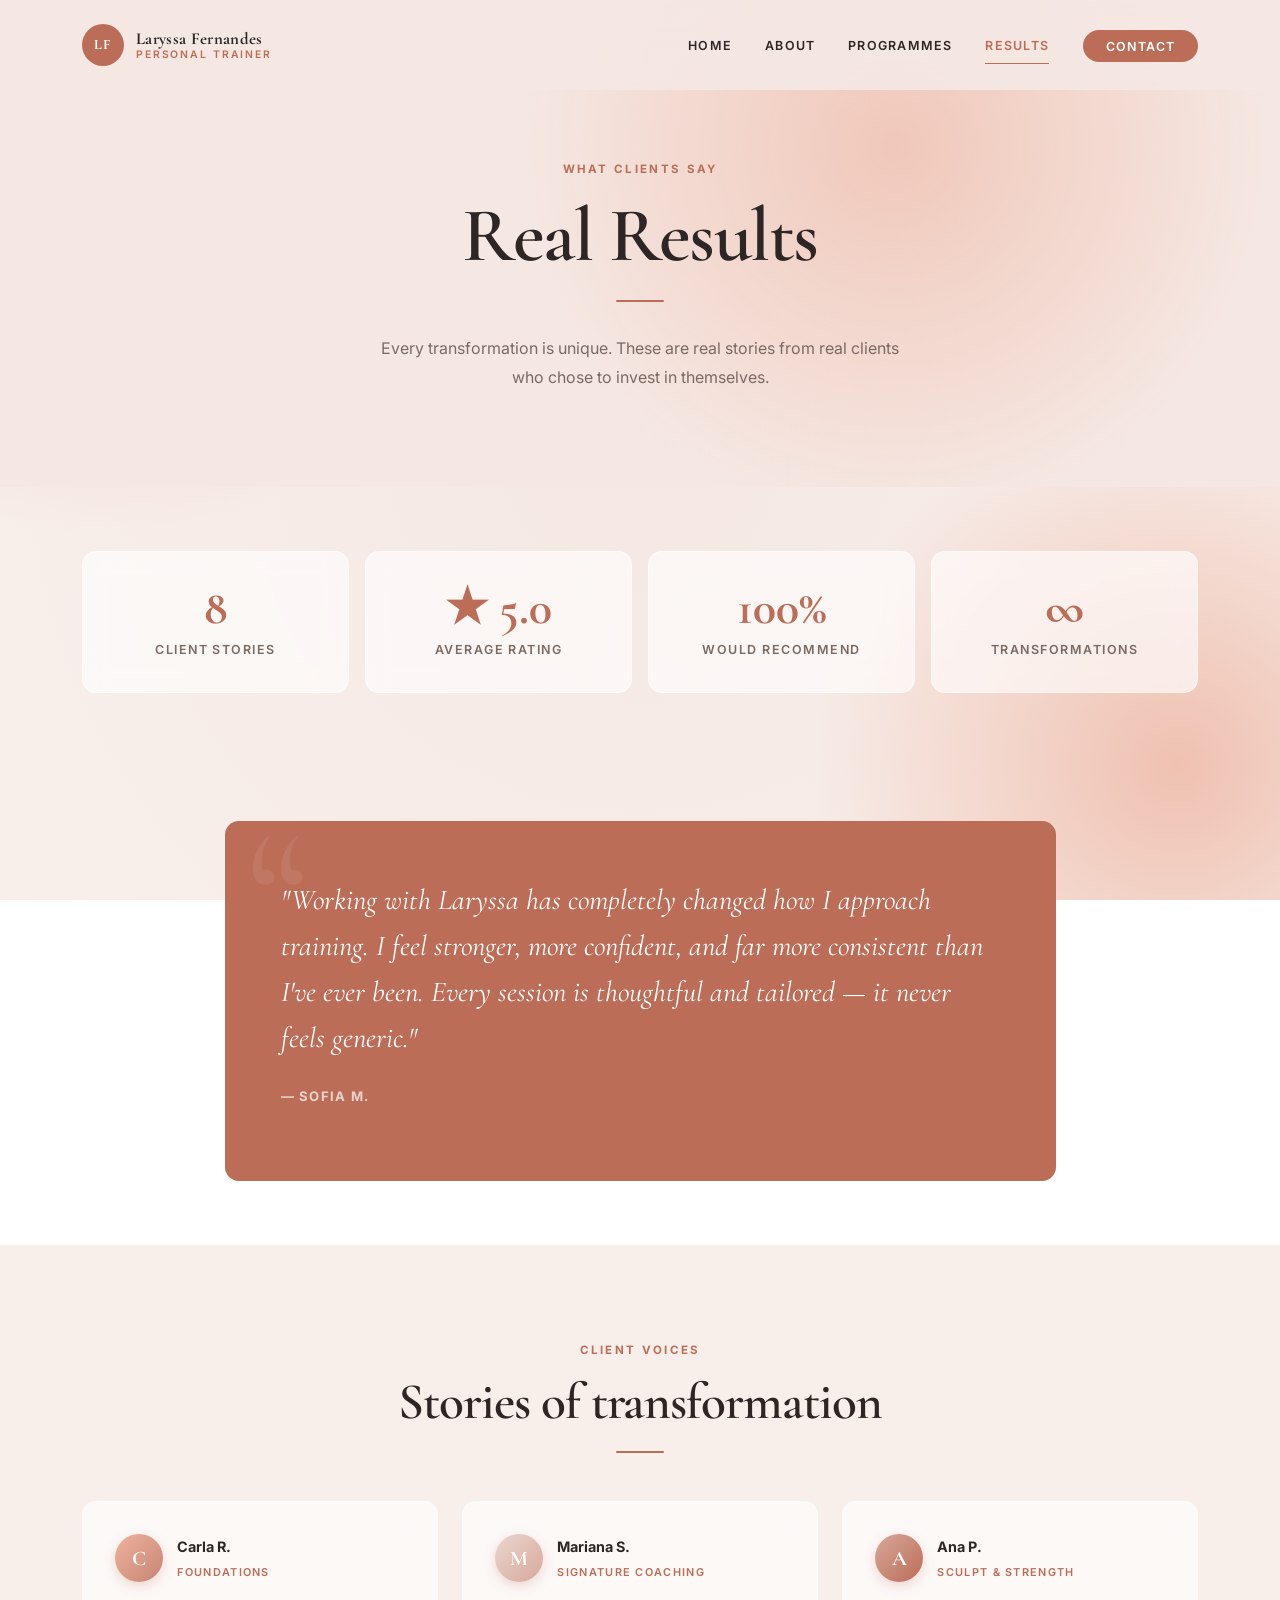
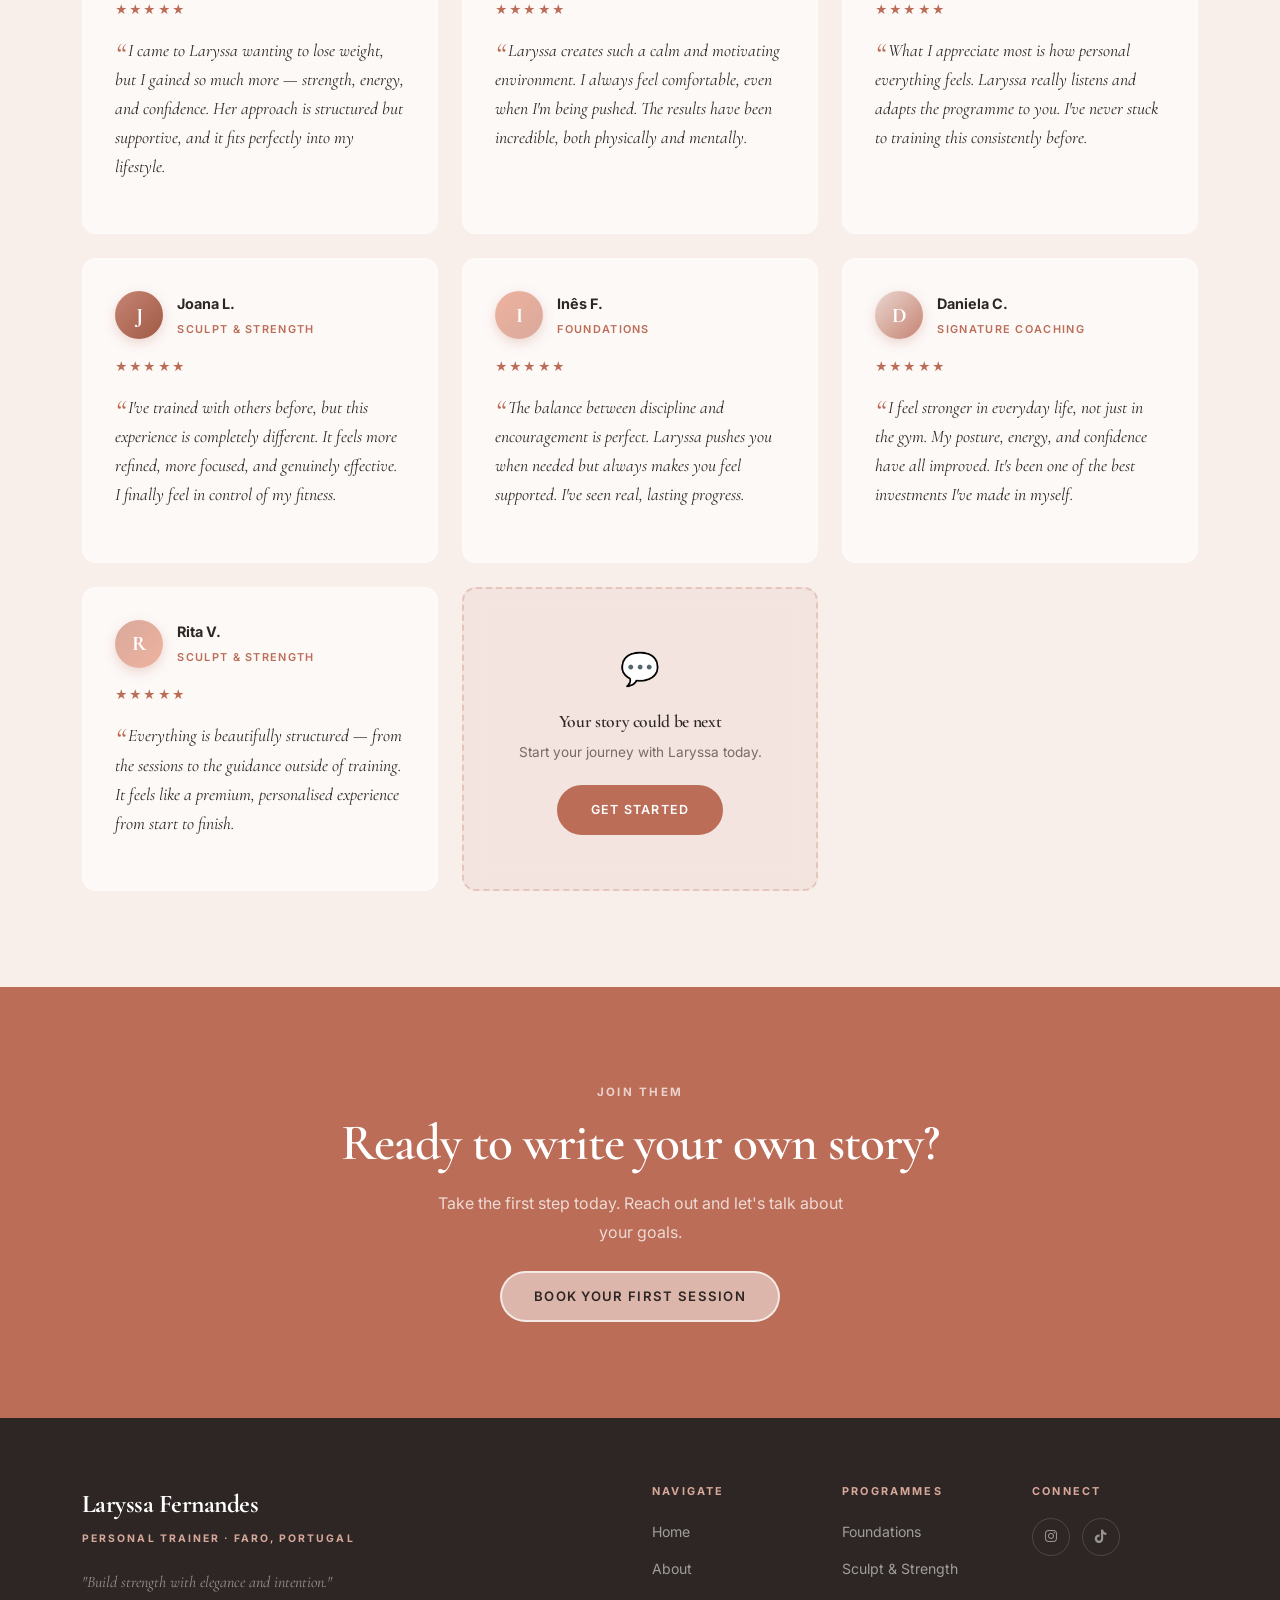
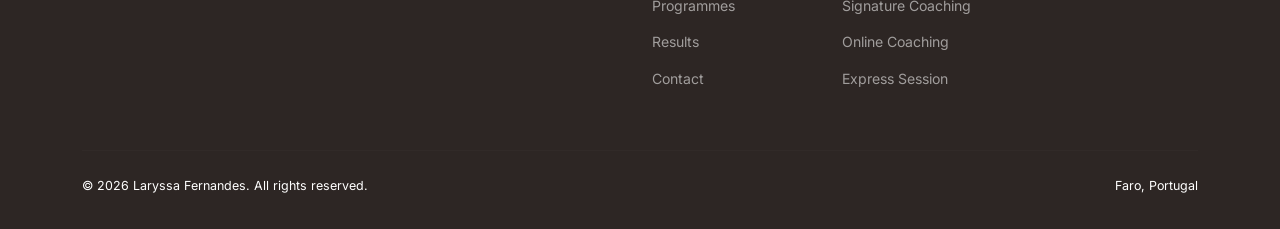
<file: results.html>
<!doctype html>
<html lang="en">
<head>
  <meta charset="utf-8">
  <meta name="viewport" content="width=device-width, initial-scale=1">
  <meta name="description" content="Client results and testimonials — Laryssa Fernandes Personal Trainer, Faro Portugal.">

  <!-- Title -->
  <title>Results | Laryssa Fernandes</title>
  
  <!-- Google Fonts and Font Awesome -->
  <link rel="preconnect" href="https://fonts.googleapis.com">
  <link rel="preconnect" href="https://fonts.gstatic.com" crossorigin>
  <link href="https://fonts.googleapis.com/css2?family=Cormorant+Garamond:ital,wght@0,400;0,500;0,600;0,700;1,400;1,600&family=Inter:wght@300;400;500;600;700&display=swap" rel="stylesheet">
  <link rel="stylesheet" href="https://cdnjs.cloudflare.com/ajax/libs/font-awesome/6.5.0/css/all.min.css">
  
  <!-- Bootstrap CSS -->
  <link href="assets/css/bootstrap.min.css" rel="stylesheet">
  <!-- Custom CSS -->
  <link href="assets/css/style.css" rel="stylesheet">

</head>
<body>

  <!-- ========= Navbar Start ========= -->
  <nav class="lf-navbar navbar navbar-expand-lg">
    <div class="container">
      <a class="navbar-brand" href="index.html">
        <div class="brand-monogram">LF</div>
        <div class="brand-text-wrap">
          <span class="brand-name">Laryssa Fernandes</span>
          <span class="brand-sub">Personal Trainer</span>
        </div>
      </a>
      <button class="navbar-toggler" type="button" data-bs-toggle="collapse" data-bs-target="#navMain">
        <span class="navbar-toggler-icon"></span>
      </button>
      <div class="collapse navbar-collapse" id="navMain">
        <ul class="navbar-nav ms-auto align-items-lg-center gap-lg-1 mb-2 mb-lg-0">
          <li class="nav-item"><a class="nav-link" href="index.html">Home</a></li>
          <li class="nav-item"><a class="nav-link" href="about.html">About</a></li>
          <li class="nav-item"><a class="nav-link" href="programmes.html">Programmes</a></li>
          <li class="nav-item"><a class="nav-link active" href="results.html">Results</a></li>
          <li class="nav-item ms-lg-3"><a class="navbar-cta" href="contact.html">Contact</a></li>
        </ul>
      </div>
    </div>
  </nav>

  <!-- ========= Navbar End ========= -->

  <!-- ========= Page Hero Start ========= -->
  <div class="results-hero">
    <div class="container">
      <span class="pre-label reveal">What Clients Say</span>
      <h1 class="reveal reveal-delay-1">Real Results</h1>
      <div class="gold-line center reveal reveal-delay-2"></div>
      <p class="mx-auto reveal reveal-delay-3" style="max-width:520px;color:var(--muted);">Every transformation is unique. These are real stories from real clients who chose to invest in themselves.</p>
    </div>
  </div>

  <!-- ========= Page Hero End ========= -->

  <!-- ========= Result Highlights Start ========= -->
  <section class="section-pad-sm">
    <div class="container">
      <div class="row g-3 justify-content-center">
        <div class="col-12 col-md-6 col-lg-3 reveal reveal-delay-1">
          <div class="result-highlight">
            <div class="result-highlight-num">8</div>
            <div class="result-highlight-label">Client Stories</div>
          </div>
        </div>
        <div class="col-12 col-md-6 col-lg-3 reveal reveal-delay-2">
          <div class="result-highlight">
            <div class="result-highlight-num">★ 5.0</div>
            <div class="result-highlight-label">Average Rating</div>
          </div>
        </div>
        <div class="col-12 col-md-6 col-lg-3 reveal reveal-delay-3">
          <div class="result-highlight">
            <div class="result-highlight-num">100%</div>
            <div class="result-highlight-label">Would Recommend</div>
          </div>
        </div>
        <div class="col-12 col-md-6 col-lg-3 reveal reveal-delay-4">
          <div class="result-highlight">
            <div class="result-highlight-num">∞</div>
            <div class="result-highlight-label">Transformations</div>
          </div>
        </div>
      </div>
    </div>
  </section>

  <!-- ========= Result Highlights End ========= -->

  <!-- ========= Featured Testimonial Start ========= -->
  <section class="section-pad-sm">
    <div class="container">
      <div class="row justify-content-center">
        <div class="col-lg-9 reveal">
          <div class="featured-testimonial">
            <p class="featured-testimonial-quote">"Working with Laryssa has completely changed how I approach training. I feel stronger, more confident, and far more consistent than I've ever been. Every session is thoughtful and tailored — it never feels generic."</p>
            <p class="featured-testimonial-author">— Sofia M.</p>
          </div>
        </div>
      </div>
    </div>
  </section>

  <!-- ========= Featured Testimonial End ========= -->

  <!-- ========= Testimonials Grid Start ========= -->
  <section class="section-pad bg-cream">
    <div class="container">
      <div class="text-center mb-5 reveal">
        <span class="pre-label">Client Voices</span>
        <h2>Stories of transformation</h2>
        <div class="gold-line center"></div>
      </div>
      <div class="row g-4">
        <div class="col-md-6 col-lg-4 reveal reveal-delay-1">
          <div class="testimonial-card h-100">
            <div class="testimonial-avatar">
              <div class="testimonial-avatar-img" style="background: linear-gradient(135deg, #efb39f, #c68473);">C</div>
              <div class="testimonial-avatar-info">
                <span class="testimonial-author-name">Carla R.</span>
                <span class="testimonial-avatar-tag">Foundations</span>
              </div>
            </div>
            <div class="testimonial-stars">★★★★★</div>
            <p class="testimonial-quote">I came to Laryssa wanting to lose weight, but I gained so much more — strength, energy, and confidence. Her approach is structured but supportive, and it fits perfectly into my lifestyle.</p>
          </div>
        </div>
        <div class="col-md-6 col-lg-4 reveal reveal-delay-2">
          <div class="testimonial-card h-100">
            <div class="testimonial-avatar">
              <div class="testimonial-avatar-img" style="background: linear-gradient(135deg, #ead6cf, #d8a89b);">M</div>
              <div class="testimonial-avatar-info">
                <span class="testimonial-author-name">Mariana S.</span>
                <span class="testimonial-avatar-tag">Signature Coaching</span>
              </div>
            </div>
            <div class="testimonial-stars">★★★★★</div>
            <p class="testimonial-quote">Laryssa creates such a calm and motivating environment. I always feel comfortable, even when I'm being pushed. The results have been incredible, both physically and mentally.</p>
          </div>
        </div>
        <div class="col-md-6 col-lg-4 reveal reveal-delay-3">
          <div class="testimonial-card h-100">
            <div class="testimonial-avatar">
              <div class="testimonial-avatar-img" style="background: linear-gradient(135deg, #d8a89b, #bb6d57);">A</div>
              <div class="testimonial-avatar-info">
                <span class="testimonial-author-name">Ana P.</span>
                <span class="testimonial-avatar-tag">Sculpt &amp; Strength</span>
              </div>
            </div>
            <div class="testimonial-stars">★★★★★</div>
            <p class="testimonial-quote">What I appreciate most is how personal everything feels. Laryssa really listens and adapts the programme to you. I've never stuck to training this consistently before.</p>
          </div>
        </div>
        <div class="col-md-6 col-lg-4 reveal reveal-delay-1">
          <div class="testimonial-card h-100">
            <div class="testimonial-avatar">
              <div class="testimonial-avatar-img" style="background: linear-gradient(135deg, #c68473, #a05a45);">J</div>
              <div class="testimonial-avatar-info">
                <span class="testimonial-author-name">Joana L.</span>
                <span class="testimonial-avatar-tag">Sculpt &amp; Strength</span>
              </div>
            </div>
            <div class="testimonial-stars">★★★★★</div>
            <p class="testimonial-quote">I've trained with others before, but this experience is completely different. It feels more refined, more focused, and genuinely effective. I finally feel in control of my fitness.</p>
          </div>
        </div>
        <div class="col-md-6 col-lg-4 reveal reveal-delay-2">
          <div class="testimonial-card h-100">
            <div class="testimonial-avatar">
              <div class="testimonial-avatar-img" style="background: linear-gradient(135deg, #efb39f, #d8a89b);">I</div>
              <div class="testimonial-avatar-info">
                <span class="testimonial-author-name">Inês F.</span>
                <span class="testimonial-avatar-tag">Foundations</span>
              </div>
            </div>
            <div class="testimonial-stars">★★★★★</div>
            <p class="testimonial-quote">The balance between discipline and encouragement is perfect. Laryssa pushes you when needed but always makes you feel supported. I've seen real, lasting progress.</p>
          </div>
        </div>
        <div class="col-md-6 col-lg-4 reveal reveal-delay-3">
          <div class="testimonial-card h-100">
            <div class="testimonial-avatar">
              <div class="testimonial-avatar-img" style="background: linear-gradient(135deg, #ead6cf, #c68473);">D</div>
              <div class="testimonial-avatar-info">
                <span class="testimonial-author-name">Daniela C.</span>
                <span class="testimonial-avatar-tag">Signature Coaching</span>
              </div>
            </div>
            <div class="testimonial-stars">★★★★★</div>
            <p class="testimonial-quote">I feel stronger in everyday life, not just in the gym. My posture, energy, and confidence have all improved. It's been one of the best investments I've made in myself.</p>
          </div>
        </div>
        <div class="col-md-6 col-lg-4 reveal reveal-delay-1">
          <div class="testimonial-card h-100">
            <div class="testimonial-avatar">
              <div class="testimonial-avatar-img" style="background: linear-gradient(135deg, #d8a89b, #efb39f);">R</div>
              <div class="testimonial-avatar-info">
                <span class="testimonial-author-name">Rita V.</span>
                <span class="testimonial-avatar-tag">Sculpt &amp; Strength</span>
              </div>
            </div>
            <div class="testimonial-stars">★★★★★</div>
            <p class="testimonial-quote">Everything is beautifully structured — from the sessions to the guidance outside of training. It feels like a premium, personalised experience from start to finish.</p>
          </div>
        </div>
        <div class="col-md-6 col-lg-4 reveal reveal-delay-2">
          <div class="testimonial-card h-100 d-flex flex-column justify-content-center align-items-center text-center" style="background:rgba(187,109,87,0.08);border:2px dashed rgba(187,109,87,0.25);">
            <div style="font-size:2rem;color:var(--terracotta);margin-bottom:1rem;">💬</div>
            <h4 style="font-size:1.1rem;margin-bottom:0.5rem;">Your story could be next</h4>
            <p style="font-size:0.85rem;margin-bottom:1.25rem;">Start your journey with Laryssa today.</p>
            <a href="contact.html" class="btn-terra" style="font-size:0.78rem;">Get Started</a>
          </div>
        </div>
      </div>
    </div>
  </section>

  <!-- ========= Testimonials Grid End ========= -->

  <!-- ========= CTA Section Start ========= -->
  <section class="section-pad" style="background:var(--terracotta);">
    <div class="container text-center">
      <span class="pre-label" style="color:rgba(255,255,255,0.7);">Join them</span>
      <h2 class="text-white mb-3">Ready to write your own story?</h2>
      <p style="color:rgba(255,255,255,0.75);max-width:440px;margin-inline:auto;" class="mb-4">Take the first step today. Reach out and let's talk about your goals.</p>
      <a href="contact.html" class="btn-ghost">Book Your First Session</a>
    </div>
  </section>

  <!-- ========= CTA Section End ========= -->

  <!-- ========= Footer Start ========= -->
  <footer class="lf-footer">
    <div class="container">
      <div class="row gy-4">
        <div class="col-lg-4">
          <div class="footer-brand-name">Laryssa Fernandes</div>
          <span class="footer-brand-sub">Personal Trainer · Faro, Portugal</span>
          <p class="footer-tagline">"Build strength with elegance and intention."</p>
        </div>
        <div class="col-6 col-lg-2 offset-lg-2">
          <p class="footer-nav-title">Navigate</p>
          <ul class="footer-nav-list">
            <li><a href="index.html">Home</a></li>
            <li><a href="about.html">About</a></li>
            <li><a href="programmes.html">Programmes</a></li>
            <li><a href="results.html">Results</a></li>
            <li><a href="contact.html">Contact</a></li>
          </ul>
        </div>
        <div class="col-6 col-lg-2">
          <p class="footer-nav-title">Programmes</p>
          <ul class="footer-nav-list">
            <li><a href="programmes.html">Foundations</a></li>
            <li><a href="programmes.html">Sculpt &amp; Strength</a></li>
            <li><a href="programmes.html">Signature Coaching</a></li>
            <li><a href="programmes.html">Online Coaching</a></li>
            <li><a href="programmes.html">Express Session</a></li>
          </ul>
        </div>
        <div class="col-lg-2">
          <p class="footer-nav-title">Connect</p>
          <div class="footer-social">
            <a class="footer-social-link" href="https://www.instagram.com/lfernandespt?igsh=Y2NwMXB6cHp6eTRk" aria-label="Instagram"><i class="fa-brands fa-instagram"></i></a>
            <a class="footer-social-link" href="https://www.tiktok.com/@lfernandespt" aria-label="TikTok"><i class="fa-brands fa-tiktok"></i></a>
          </div>
        </div>
      </div>
      <hr class="footer-divider">
      <div class="d-flex justify-content-between align-items-center flex-wrap gap-2">
        <p class="footer-copy mb-0">© <span class="copyright-year"></span> Laryssa Fernandes. All rights reserved.</p>
        <p class="footer-copy mb-0">Faro, Portugal</p>
      </div>
    </div>
  </footer>
  <!-- ========= Footer End ========= -->

  <!-- ========= Back to Top ========= -->
  <button class="back-to-top" id="backToTop" aria-label="Back to top">
    <i class="fa-solid fa-chevron-up"></i>
  </button>

  <!-- Bootstrap JS -->
  <script src="assets/js/bootstrap.bundle.min.js"></script>

  <!-- Custom JS -->
  <script src="assets/js/main.js"></script>

</body>
</html>
</file>
<file: assets/css/style.css>
:root {
  --bg:           #f5e8e3;
  --bg-soft:      #f8efeb;
  --rose:         #d8a89b;
  --rose-deep:    #c68473;
  --sand:         #ead6cf;
  --peach:        #efb39f;
  --terracotta:   #bb6d57;
  --terracotta-d: #a05a45;
  --ink:          #2d2624;
  --muted:        #7b6a64;
  --white:        #ffffff;
  --card:         rgba(255,255,255,0.62);
  --card-border:  rgba(255,255,255,0.5);
  --shadow:       rgba(187,109,87,0.12);
  --radius:       14px;
  --radius-sm:    8px;
  --transition:   0.35s ease;
}

*, *::before, *::after { box-sizing: border-box; }
html {
  scroll-behavior: smooth;
  overflow-x: clip;
}
body {
  font-family: 'Inter', sans-serif;
  color: var(--ink);
  background:
    radial-gradient(circle at 8% 12%, #f0c8ba 0%, transparent 30%),
    radial-gradient(circle at 92% 85%, #efc1b1 0%, transparent 26%),
    radial-gradient(circle at 50% 50%, #f5e8e3 0%, #f8efeb 100%);
  background-attachment: fixed;
  line-height: 1.7;
}
h1, h2, h3, h4 {
  font-family: 'Cormorant Garamond', serif;
  letter-spacing: -0.02em;
  line-height: 1.15;
  color: var(--ink);
}
h1 {
  font-size: clamp(2.8rem, 6vw, 5rem);
  font-weight: 600;
}
h2 {
  font-size: clamp(2rem, 4vw, 3.2rem);
  font-weight: 600;
}
h3 {
  font-size: clamp(1.5rem, 2.5vw, 2rem);
  font-weight: 600;
}
h4 {
  font-size: 1.25rem;
  font-weight: 600;
}
p {
  color: var(--muted);
  line-height: 1.8;
}
a {
  color: var(--terracotta);
  text-decoration: none;
  transition: color var(--transition);
}
a:hover { color: var(--terracotta-d); }
img {
  max-width: 100%;
  display: block;
}

.text-terracotta { color: var(--terracotta) !important; }
.text-muted-custom { color: var(--muted) !important; }
.bg-cream { background: var(--bg-soft); }
.section-pad { padding: 6rem 0; }
.section-pad-sm { padding: 4rem 0; }

.pre-label {
  font-family: 'Inter', sans-serif;
  font-size: 0.72rem;
  font-weight: 700;
  letter-spacing: 0.2em;
  text-transform: uppercase;
  color: var(--terracotta);
  display: block;
  margin-bottom: 0.75rem;
}
.gold-line {
  width: 48px;
  height: 2px;
  background: var(--terracotta);
  border-radius: 2px;
  margin: 1.25rem 0 2rem;
}
.gold-line.center {
  margin-left: auto;
  margin-right: auto;
}

.btn-terra {
  display: inline-block;
  padding: 0.8rem 2rem;
  background: var(--terracotta);
  color: var(--white) !important;
  border: 2px solid var(--terracotta);
  border-radius: 50px;
  font-family: 'Inter', sans-serif;
  font-size: 0.82rem;
  font-weight: 600;
  letter-spacing: 0.1em;
  text-transform: uppercase;
  transition: all var(--transition);
  cursor: pointer;
}
.btn-terra:hover {
  background: var(--terracotta-d);
  border-color: var(--terracotta-d);
  transform: translateY(-2px);
  box-shadow: 0 8px 24px rgba(187,109,87,0.3);
}
.btn-outline-terra {
  display: inline-block;
  padding: 0.8rem 2rem;
  background: transparent;
  color: var(--terracotta) !important;
  border: 2px solid var(--terracotta);
  border-radius: 50px;
  font-family: 'Inter', sans-serif;
  font-size: 0.82rem;
  font-weight: 600;
  letter-spacing: 0.1em;
  text-transform: uppercase;
  transition: all var(--transition);
}
.btn-outline-terra:hover {
  background: var(--terracotta);
  color: var(--white) !important;
  transform: translateY(-2px);
}
.btn-ghost {
  display: inline-block;
  padding: 0.8rem 2rem;
  background: rgba(255,255,255,0.5);
  color: var(--ink) !important;
  border: 2px solid rgba(255,255,255,0.7);
  border-radius: 50px;
  font-family: 'Inter', sans-serif;
  font-size: 0.82rem;
  font-weight: 600;
  letter-spacing: 0.1em;
  text-transform: uppercase;
  backdrop-filter: blur(8px);
  transition: all var(--transition);
}
.btn-ghost:hover {
  background: rgba(255,255,255,0.8);
  transform: translateY(-2px);
}

.lf-navbar {
  overflow: visible;
  position: fixed;
  top: 0;
  left: 0;
  right: 0;
  z-index: 1000;
  padding: 1.2rem 0;
  background: rgba(245,232,227,0.92);
  backdrop-filter: blur(16px);
  transition: all var(--transition);
}
.lf-navbar.scrolled {
  background: rgba(245,232,227,0.92);
  backdrop-filter: blur(16px);
  box-shadow: 0 2px 30px rgba(187,109,87,0.1);
  padding: 0.75rem 0;
}
.lf-navbar .navbar-brand {
  display: flex;
  align-items: center;
  gap: 0.75rem;
  text-decoration: none;
}
.brand-monogram {
  width: 42px;
  height: 42px;
  border-radius: 50%;
  background: var(--terracotta);
  color: var(--white);
  display: flex;
  align-items: center;
  justify-content: center;
  font-family: 'Cormorant Garamond', serif;
  font-size: 0.9rem;
  font-weight: 700;
  letter-spacing: 0.05em;
  flex-shrink: 0;
}
.brand-text-wrap { line-height: 1.1; }
.brand-name {
  font-family: 'Cormorant Garamond', serif;
  font-size: 1.05rem;
  font-weight: 700;
  color: var(--ink);
  display: block;
  letter-spacing: 0.02em;
}
.brand-sub {
  font-size: 0.65rem;
  font-weight: 600;
  letter-spacing: 0.18em;
  text-transform: uppercase;
  color: var(--terracotta);
  display: block;
}
.lf-navbar .nav-link {
  font-family: 'Inter', sans-serif;
  font-size: 0.78rem;
  font-weight: 600;
  letter-spacing: 0.1em;
  text-transform: uppercase;
  color: var(--ink) !important;
  padding: 0.4rem 0.9rem !important;
  position: relative;
  transition: color var(--transition);
}
.lf-navbar .nav-link::after {
  content: '';
  position: absolute;
  bottom: -2px;
  left: 0.9rem;
  right: 0.9rem;
  height: 1.5px;
  background: var(--terracotta);
  transform: scaleX(0);
  transition: transform var(--transition);
}
.lf-navbar .nav-link:hover::after,
.lf-navbar .nav-link.active::after { transform: scaleX(1); }
.lf-navbar .nav-link:hover,
.lf-navbar .nav-link.active { color: var(--terracotta) !important; }
.navbar-cta {
  font-family: 'Inter', sans-serif;
  font-size: 0.78rem;
  font-weight: 600;
  letter-spacing: 0.1em;
  text-transform: uppercase;
  color: var(--white) !important;
  background: var(--terracotta);
  padding: 0.55rem 1.4rem !important;
  border-radius: 50px;
  transition: all var(--transition);
}
.navbar-cta:hover {
  background: var(--terracotta-d) !important;
  transform: translateY(-1px);
}
.navbar-toggler {
  border: none;
  padding: 0.25rem;
  outline: none !important;
  box-shadow: none !important;
}
.navbar-toggler-icon {
  background-image: url("data:image/svg+xml,%3csvg xmlns='http://www.w3.org/2000/svg' viewBox='0 0 30 30'%3e%3cpath stroke='rgba(187,109,87,1)' stroke-linecap='round' stroke-miterlimit='10' stroke-width='2' d='M4 7h22M4 15h22M4 23h22'/%3e%3c/svg%3e") !important;
}

.hero-section {
  min-height: 100vh;
  display: flex;
  align-items: center;
  position: relative;
  overflow: hidden;
  padding: 8rem 0 4rem;
}
.hero-blob-1 {
  position: absolute;
  top: -10%;
  right: -5%;
  width: 55vw;
  height: 55vw;
  max-width: 700px;
  max-height: 700px;
  border-radius: 60% 40% 55% 45% / 50% 60% 40% 50%;
  background: radial-gradient(circle at 40% 40%, var(--peach) 0%, var(--sand) 60%, transparent 80%);
  opacity: 0.55;
  animation: blobFloat 8s ease-in-out infinite alternate;
}
.hero-blob-2 {
  position: absolute;
  bottom: -15%;
  left: -8%;
  width: 40vw;
  height: 40vw;
  max-width: 500px;
  max-height: 500px;
  border-radius: 45% 55% 40% 60% / 55% 45% 60% 40%;
  background: radial-gradient(circle at 60% 60%, var(--rose) 0%, var(--sand) 70%, transparent 90%);
  opacity: 0.35;
  animation: blobFloat 10s ease-in-out infinite alternate-reverse;
}
@keyframes blobFloat {
  0%   { transform: translate(0, 0) rotate(0deg) scale(1); }
  100% { transform: translate(20px, -20px) rotate(8deg) scale(1.04); }
}
.hero-content {
  position: relative;
  z-index: 2;
}
.hero-location {
  font-size: 0.72rem;
  font-weight: 700;
  letter-spacing: 0.2em;
  text-transform: uppercase;
  color: var(--terracotta);
  margin-bottom: 1rem;
  display: flex;
  align-items: center;
  gap: 0.5rem;
}
.hero-location::before {
  content: '';
  width: 20px;
  height: 1.5px;
  background: var(--terracotta);
  display: block;
}
.hero-title { margin-bottom: 1.5rem; }
.hero-title em {
  font-style: italic;
  color: var(--terracotta);
}
.hero-subtitle {
  font-size: 1rem;
  color: var(--muted);
  max-width: 480px;
  margin-bottom: 2rem;
  line-height: 1.8;
}
.hero-btns {
  display: flex;
  gap: 1rem;
  flex-wrap: wrap;
  margin-bottom: 2.5rem;
}
.hero-scroll-hint {
  font-size: 0.72rem;
  letter-spacing: 0.15em;
  text-transform: uppercase;
  color: var(--muted);
  display: flex;
  align-items: center;
  gap: 0.5rem;
}
.hero-scroll-hint::after {
  content: '';
  width: 32px;
  height: 1px;
  background: var(--muted);
  display: block;
}
.signature-card {
  background: var(--card);
  backdrop-filter: blur(20px);
  border: 1px solid var(--card-border);
  border-radius: var(--radius);
  padding: 1.75rem 1.5rem;
  box-shadow: 0 8px 32px var(--shadow);
}
.signature-card-title {
  font-size: 0.68rem;
  font-weight: 700;
  letter-spacing: 0.2em;
  text-transform: uppercase;
  color: var(--terracotta);
  margin-bottom: 1.1rem;
}
.sig-item {
  display: flex;
  align-items: center;
  gap: 0.85rem;
  padding: 0.6rem 0;
  border-bottom: 1px solid rgba(187,109,87,0.1);
  font-size: 0.9rem;
  color: var(--ink);
  font-weight: 500;
}
.sig-item:last-child { border-bottom: none; }
.sig-icon {
  width: 32px;
  height: 32px;
  border-radius: 50%;
  background: rgba(187,109,87,0.1);
  display: flex;
  align-items: center;
  justify-content: center;
  color: var(--terracotta);
  font-size: 0.85rem;
  flex-shrink: 0;
}

.stats-bar {
  background: var(--terracotta);
  padding: 3rem 0;
}
.stat-item { text-align: center; }
.stat-number {
  font-family: 'Cormorant Garamond', serif;
  font-size: 2.5rem;
  font-weight: 700;
  color: var(--white);
  line-height: 1;
  margin-bottom: 0.25rem;
}
.stat-label {
  font-size: 0.72rem;
  font-weight: 600;
  letter-spacing: 0.15em;
  text-transform: uppercase;
  color: rgba(255,255,255,0.75);
}
.stat-divider {
  width: 1px;
  background: rgba(255,255,255,0.2);
  height: 50px;
  margin: auto;
}
.about-preview-img { position: relative; }
.about-preview-img img {
  border-radius: var(--radius);
  width: 100%;
  object-fit: cover;
}
.about-preview-img::before {
  content: '';
  position: absolute;
  top: -16px;
  left: -16px;
  right: 16px;
  bottom: 16px;
  border: 2px solid var(--rose);
  border-radius: var(--radius);
  z-index: -1;
  opacity: 0.5;
}
.about-experience-badge {
  position: absolute;
  bottom: 24px;
  right: -20px;
  background: var(--terracotta);
  color: var(--white);
  border-radius: var(--radius);
  padding: 1.25rem 1.5rem;
  text-align: center;
  box-shadow: 0 8px 32px rgba(187,109,87,0.35);
  min-width: 130px;
}
.badge-num {
  font-family: 'Cormorant Garamond', serif;
  font-size: 2.5rem;
  font-weight: 700;
  line-height: 1;
  display: block;
}
.badge-txt {
  font-size: 0.7rem;
  font-weight: 600;
  letter-spacing: 0.12em;
  text-transform: uppercase;
  opacity: 0.85;
  display: block;
  margin-top: 0.25rem;
}
.programme-card {
  background: var(--card);
  backdrop-filter: blur(16px);
  border: 1px solid var(--card-border);
  border-radius: var(--radius);
  padding: 2rem;
  height: 100%;
  transition: all var(--transition);
  position: relative;
  overflow: hidden;
}
.programme-card::before {
  content: '';
  position: absolute;
  top: 0;
  left: 0;
  right: 0;
  height: 3px;
  background: var(--terracotta);
  transform: scaleX(0);
  transition: transform var(--transition);
}
.programme-card:hover {
  transform: translateY(-6px);
  box-shadow: 0 20px 50px var(--shadow);
  background: rgba(255,255,255,0.8);
}
.programme-card:hover::before { transform: scaleX(1); }
.programme-card.featured {
  background: var(--terracotta);
  border-color: var(--terracotta);
}
.programme-card.featured::before { background: rgba(255,255,255,0.4); }
.programme-card.featured h4,
.programme-card.featured p,
.programme-card.featured .prog-tag,
.programme-card.featured .prog-includes li,
.programme-card.featured .prog-price { color: var(--white) !important; }
.programme-card.featured .prog-tag { background: rgba(255,255,255,0.2); }
.programme-card.featured .prog-includes li::before { color: rgba(255,255,255,0.7); }
.programme-card.featured .prog-divider { border-color: rgba(255,255,255,0.2); }
.programme-card.featured .featured-badge {
  background: rgba(255,255,255,0.2);
  color: var(--white);
  font-size: 0.65rem;
  font-weight: 700;
  letter-spacing: 0.15em;
  text-transform: uppercase;
  padding: 0.3rem 0.8rem;
  border-radius: 50px;
  display: inline-block;
  margin-bottom: 1rem;
}
.prog-tag {
  font-size: 0.68rem;
  font-weight: 600;
  letter-spacing: 0.15em;
  text-transform: uppercase;
  color: var(--terracotta);
  background: rgba(187,109,87,0.1);
  padding: 0.3rem 0.8rem;
  border-radius: 50px;
  display: inline-block;
  margin-bottom: 1rem;
}
.programme-card h4 { 
  margin-bottom: 0.5rem; 
}
.programme-card > p {
  font-size: 0.88rem;
  margin-bottom: 1rem;
  overflow: hidden;
}
.prog-divider {
  border: none;
  border-top: 1px solid rgba(187,109,87,0.15);
  margin: 1.25rem 0;
}
.prog-includes {
  list-style: none;
  padding: 0;
  margin: 0 0 1.25rem;
  height: 160px;
  overflow: hidden;
}
.prog-includes li {
  font-size: 0.85rem;
  color: var(--muted);
  padding: 0.3rem 0;
  display: flex;
  align-items: center;
  gap: 0.6rem;
}
.prog-includes li::before {
  content: '✓';
  color: var(--terracotta);
  font-weight: 700;
  font-size: 0.8rem;
  flex-shrink: 0;
}
.prog-price {
  font-family: 'Cormorant Garamond', serif;
  font-size: 1.5rem;
  font-weight: 700;
  color: var(--ink);
  line-height: 1.2;
}
.prog-price span {
  font-family: 'Inter', sans-serif;
  font-size: 0.78rem;
  font-weight: 500;
  color: var(--muted);
}
.testimonial-card {
  background: var(--card);
  backdrop-filter: blur(12px);
  border: 1px solid var(--card-border);
  border-radius: var(--radius);
  padding: 2rem;
  height: 100%;
  transition: all var(--transition);
  position: relative;
}
.testimonial-card:hover {
  transform: translateY(-4px);
  box-shadow: 0 16px 40px var(--shadow);
}
.testimonial-stars {
  color: var(--terracotta);
  font-size: 0.75rem;
  margin-bottom: 1rem;
  letter-spacing: 0.1em;
}
.testimonial-quote {
  font-family: 'Cormorant Garamond', serif;
  font-size: 1.1rem;
  color: var(--ink);
  font-style: italic;
  line-height: 1.65;
  margin-bottom: 1.25rem;
}
.testimonial-quote::before {
  content: '\201C';
  color: var(--terracotta);
  font-size: 2rem;
  line-height: 0;
  vertical-align: -0.5rem;
  margin-right: 0.1rem;
}
.testimonial-author {
  font-size: 0.82rem;
  font-weight: 700;
  color: var(--terracotta);
  letter-spacing: 0.05em;
}

/* ── Testimonial Avatar ── */
.testimonial-avatar {
  display: flex;
  align-items: center;
  gap: 0.9rem;
  margin-bottom: 1.1rem;
}
.testimonial-avatar-img {
  width: 48px;
  height: 48px;
  border-radius: 50%;
  display: flex;
  align-items: center;
  justify-content: center;
  font-family: 'Cormorant Garamond', serif;
  font-size: 1.3rem;
  font-weight: 700;
  color: var(--white);
  flex-shrink: 0;
  box-shadow: 0 4px 12px rgba(187,109,87,0.25);
}
.testimonial-avatar-info {
  display: flex;
  flex-direction: column;
  gap: 0.2rem;
}
.testimonial-author-name {
  font-size: 0.9rem;
  font-weight: 700;
  color: var(--ink);
  font-family: 'Inter', sans-serif;
}
.testimonial-avatar-tag {
  font-size: 0.68rem;
  font-weight: 600;
  letter-spacing: 0.12em;
  text-transform: uppercase;
  color: var(--terracotta);
}

/* ── Back to Top Button ── */
.back-to-top {
  position: fixed;
  bottom: 2rem;
  right: 2rem;
  width: 46px;
  height: 46px;
  border-radius: 50%;
  background: var(--terracotta);
  color: var(--white);
  border: none;
  cursor: pointer;
  display: flex;
  align-items: center;
  justify-content: center;
  font-size: 0.85rem;
  box-shadow: 0 4px 20px rgba(187,109,87,0.4);
  opacity: 0;
  transform: translateY(12px);
  transition: opacity 0.3s ease, transform 0.3s ease, background 0.2s ease;
  pointer-events: none;
  z-index: 999;
}
.back-to-top.visible {
  opacity: 1;
  transform: translateY(0);
  pointer-events: auto;
}
.back-to-top:hover {
  background: var(--terracotta-d);
  transform: translateY(-3px);
}
.contact-section {
  background:
    radial-gradient(circle at 20% 30%, rgba(240,200,186,0.4) 0%, transparent 50%),
    var(--bg-soft);
}
.contact-info-card {
  background: var(--card);
  backdrop-filter: blur(12px);
  border: 1px solid var(--card-border);
  border-radius: var(--radius);
  padding: 2.5rem;
}
.contact-info-item {
  display: flex;
  align-items: flex-start;
  gap: 1rem;
  margin-bottom: 1.5rem;
}
.contact-info-item:last-child { margin-bottom: 0; }
.contact-icon {
  width: 44px;
  height: 44px;
  border-radius: 50%;
  background: rgba(187,109,87,0.12);
  display: flex;
  align-items: center;
  justify-content: center;
  color: var(--terracotta);
  font-size: 1rem;
  flex-shrink: 0;
}
.contact-label {
  font-size: 0.68rem;
  font-weight: 700;
  letter-spacing: 0.15em;
  text-transform: uppercase;
  color: var(--terracotta);
  display: block;
  margin-bottom: 0.2rem;
}
.contact-value {
  font-size: 0.92rem;
  color: var(--ink);
  font-weight: 500;
}
.lf-form .form-control,
.lf-form .form-select {
  background: rgba(255,255,255,0.7);
  border: 1.5px solid rgba(187,109,87,0.2);
  border-radius: var(--radius-sm);
  padding: 0.85rem 1rem;
  font-family: 'Inter', sans-serif;
  font-size: 0.9rem;
  color: var(--ink);
  transition: all var(--transition);
}
.lf-form .form-control:focus,
.lf-form .form-select:focus {
  border-color: var(--terracotta);
  box-shadow: 0 0 0 3px rgba(187,109,87,0.12);
  background: var(--white);
}
.lf-form .form-control::placeholder {
  color: var(--muted);
  opacity: 0.7;
}
.lf-form label {
  font-size: 0.75rem;
  font-weight: 600;
  letter-spacing: normal;
  color: var(--muted);
  margin-bottom: 0.4rem;
}
.form-success-msg {
  display: none;
  background: rgba(187,109,87,0.1);
  border: 1px solid var(--terracotta);
  border-radius: var(--radius-sm);
  padding: 1rem 1.25rem;
  color: var(--terracotta);
  font-size: 0.9rem;
  font-weight: 500;
  margin-top: 1rem;
  text-align: center;
}
.lf-footer {
  background: var(--ink);
  padding: 4rem 0 2rem;
}
.footer-brand-name {
  font-family: 'Cormorant Garamond', serif;
  font-size: 1.6rem;
  font-weight: 700;
  color: var(--white);
  letter-spacing: -0.02em;
  margin-bottom: 0.25rem;
}
.footer-brand-sub {
  font-size: 0.65rem;
  font-weight: 700;
  letter-spacing: 0.2em;
  text-transform: uppercase;
  color: var(--rose);
  display: block;
  margin-bottom: 1.25rem;
}
.footer-tagline {
  font-family: 'Cormorant Garamond', serif;
  font-style: italic;
  color: rgba(255,255,255,0.5);
  font-size: 1rem;
  max-width: 260px;
}
.footer-nav-title {
  font-size: 0.68rem;
  font-weight: 700;
  letter-spacing: 0.2em;
  text-transform: uppercase;
  color: var(--rose);
  margin-bottom: 1rem;
}
.footer-nav-list {
  list-style: none;
  padding: 0;
  margin: 0;
}
.footer-nav-list li { margin-bottom: 0.6rem; }
.footer-nav-list a {
  font-size: 0.88rem;
  color: rgba(255,255,255,0.55);
  transition: color var(--transition);
}
.footer-nav-list a:hover { color: var(--rose); }
.footer-divider {
  border: none;
  border-top: 1px solid rgba(255,255,255,0.08);
  margin: 3rem 0 1.5rem;
}
.footer-copy {
  font-size: 0.78rem;
  color: var(--white);
  margin: 0;
}
.footer-social {
  display: flex;
  gap: 0.75rem;
}
.footer-social-link {
  width: 38px;
  height: 38px;
  border-radius: 50%;
  border: 1px solid rgba(255,255,255,0.15);
  display: flex;
  align-items: center;
  justify-content: center;
  color: rgba(255,255,255,0.5);
  font-size: 0.85rem;
  transition: all var(--transition);
}
.footer-social-link:hover {
  border-color: var(--rose);
  color: var(--rose);
  transform: translateY(-2px);
}
.reveal {
  opacity: 0;
  transform: translateY(30px);
  transition: opacity 0.7s ease, transform 0.7s ease;
}
.reveal.revealed {
  opacity: 1;
  transform: translateY(0);
}
.reveal-left {
  opacity: 0;
  transform: translateX(-30px);
  transition: opacity 0.7s ease, transform 0.7s ease;
}
.reveal-left.revealed {
  opacity: 1;
  transform: translateX(0);
}
.reveal-right {
  opacity: 0;
  transform: translateX(30px);
  transition: opacity 0.7s ease, transform 0.7s ease;
}
.reveal-right.revealed {
  opacity: 1;
  transform: translateX(0);
}
.reveal-delay-1 { transition-delay: 0.1s; }
.reveal-delay-2 { transition-delay: 0.2s; }
.reveal-delay-3 { transition-delay: 0.3s; }
.reveal-delay-4 { transition-delay: 0.4s; }
.reveal-delay-5 { transition-delay: 0.5s; }

.parallax-section {
  position: relative;
  overflow: hidden;
}
.parallax-bg {
  position: absolute;
  inset: -15%;
  background-size: cover;
  background-position: center;
  background-attachment: fixed;
  z-index: 0;
}
.parallax-overlay {
  position: absolute;
  inset: 0;
  background: rgba(45,38,36,0.6);
  z-index: 1;
}
.parallax-content {
  position: relative;
  z-index: 2;
}

.wave-top, .wave-bottom {
  display: block;
  width: 100%;
  overflow: hidden;
  line-height: 0;
}
.wave-top svg, .wave-bottom svg {
  display: block;
  width: 100%;
}

@media (max-width: 991px) {
  .hero-section { padding-top: 7rem; }
  .about-experience-badge {
  right: 0;
  bottom: 16px;
}
  .lf-navbar .nav-link { padding: 0.6rem 1rem !important; }
  .lf-navbar .nav-link::after{display: none;}
  .navbar-cta{margin-top: .5rem; display: inline-block;}
}
@media (max-width: 767px) {
  h1 { font-size: 2.6rem; }
  h2 { font-size: 2rem; }
  .section-pad { padding: 4rem 0; }
  .hero-btns { flex-direction: column; }
  .hero-btns .btn-terra, .hero-btns .btn-ghost { width: fit-content; }
  .stat-divider { display: none; }
.about-experience-badge {
  position: static;
  margin-top: 1rem;
  display: inline-block;
}
  .about-preview-img::before { display: none; }
  .signature-card { margin-top: 2rem; }
  .prog-includes{ height: auto; margin-bottom: 0;}
}
@media (max-width: 480px) {
  h1 { font-size: 2.2rem; }
  .programme-card { padding: 1.5rem; }
  .testimonial-card { padding: 1.5rem; }
}

.about-hero {
  padding: 10rem 0 5rem;
  background:
    radial-gradient(circle at 80% 20%, #f0c8ba 0%, transparent 40%),
    var(--bg);
  text-align: center;
}
.value-card {
  background: var(--card);
  backdrop-filter: blur(12px);
  border: 1px solid var(--card-border);
  border-radius: var(--radius);
  padding: 2rem;
  height: 100%;
  text-align: center;
  transition: all var(--transition);
}
.value-card:hover {
  transform: translateY(-5px);
  box-shadow: 0 16px 40px var(--shadow);
}
.value-icon {
  width: 60px;
  height: 60px;
  border-radius: 50%;
  background: rgba(187,109,87,0.12);
  display: flex;
  align-items: center;
  justify-content: center;
  color: var(--terracotta);
  font-size: 1.4rem;
  margin: 0 auto 1.25rem;
}
.value-card h4 {
  margin-bottom: 0.5rem;
  font-size: 1.15rem;
}
.value-card p {
  font-size: 0.88rem;
  margin: 0;
}
.philosophy-block {
  background: var(--terracotta);
  border-radius: var(--radius);
  padding: 3rem;
  color: var(--white);
}
.philosophy-block h3 {
  color: var(--white);
  margin-bottom: 1rem;
}
.philosophy-block p { color: rgba(255,255,255,0.82); }

.prog-hero {
  padding: 10rem 0 5rem;
  background: radial-gradient(circle at 20% 80%, #f0c8ba 0%, transparent 40%), var(--bg);
  text-align: center;
}
.prog-price-alt {
  font-size: 0.88rem;
  color: var(--muted);
  margin-top: 0.3rem;
}
.programme-card.featured .prog-price-alt { color: rgba(255,255,255,0.7); }
.faq-item {
  background: var(--card);
  border: 1px solid var(--card-border);
  border-radius: var(--radius-sm);
  padding: 1.5rem;
  margin-bottom: 0.75rem;
  cursor: pointer;
  transition: all var(--transition);
}
.faq-item:hover { box-shadow: 0 4px 16px var(--shadow); }
.faq-q {
  font-weight: 600;
  color: var(--ink);
  display: flex;
  justify-content: space-between;
  align-items: center;
  font-size: 0.95rem;
}
.faq-q i {
  color: var(--terracotta);
  transition: transform var(--transition);
}
.faq-q.open i { transform: rotate(45deg); }
.faq-a {
  font-size: 0.88rem;
  color: var(--muted);
  margin-top: 0.75rem;
  display: none;
}
.faq-a.show { display: block; }

.results-hero {
  padding: 10rem 0 5rem;
  background: radial-gradient(circle at 70% 30%, #f0c8ba 0%, transparent 40%), var(--bg);
  text-align: center;
}
.featured-testimonial {
  background: var(--terracotta);
  border-radius: var(--radius);
  padding: 3.5rem;
  position: relative;
  overflow: hidden;
}
.featured-testimonial::before {
  content: '\201C';
  position: absolute;
  top: -20px;
  left: 20px;
  font-family: 'Cormorant Garamond', serif;
  font-size: 12rem;
  color: rgba(255,255,255,0.08);
  line-height: 1;
}
.featured-testimonial-quote {
  font-family: 'Cormorant Garamond', serif;
  font-size: clamp(1.3rem, 2.5vw, 1.8rem);
  font-style: italic;
  color: var(--white);
  line-height: 1.6;
  position: relative;
  z-index: 1;
  margin-bottom: 1.5rem;
}
.featured-testimonial-author {
  font-size: 0.82rem;
  font-weight: 700;
  letter-spacing: 0.1em;
  text-transform: uppercase;
  color: rgba(255,255,255,0.7);
}
.result-highlight {
  background: var(--card);
  border: 1px solid var(--card-border);
  border-radius: var(--radius);
  padding: 2rem;
  text-align: center;
  backdrop-filter: blur(12px);
}
.result-highlight-num {
  font-family: 'Cormorant Garamond', serif;
  font-size: 3rem;
  font-weight: 700;
  color: var(--terracotta);
  line-height: 1;
}
.result-highlight-label {
  font-size: 0.78rem;
  font-weight: 600;
  letter-spacing: 0.12em;
  text-transform: uppercase;
  color: var(--muted);
  margin-top: 0.4rem;
}

.contact-hero {
  padding: 10rem 0 5rem;
  background: radial-gradient(circle at 60% 20%, #f0c8ba 0%, transparent 40%), var(--bg);
  text-align: center;
}
.contact-page-grid {
  display: grid;
  grid-template-columns: 1fr 1.4fr;
  gap: 2.5rem;
  align-items: start;
}
@media (max-width: 991px) { .contact-page-grid { grid-template-columns: 1fr; } }
.contact-page-info {
  background: var(--card);
  border: 1px solid var(--card-border);
  border-radius: var(--radius);
  padding: 2.5rem;
  backdrop-filter: blur(12px);
}
.contact-page-form {
  background: var(--white);
  border: 1px solid rgba(187,109,87,0.15);
  border-radius: var(--radius);
  padding: 2.5rem;
  box-shadow: 0 8px 32px var(--shadow);
}
.programme-select-card {
  border: 2px solid transparent;
  border-radius: var(--radius-sm);
  padding: 0.75rem 1rem;
  cursor: pointer;
  transition: all var(--transition);
  background: rgba(187,109,87,0.04);
  margin-bottom: 0.5rem;
  display: flex;
  align-items: center;
  gap: 0.75rem;
  font-size: 0.88rem;
  font-weight: 500;
  color: var(--ink);
}
.programme-select-card:hover,
.programme-select-card.selected {
  border-color: var(--terracotta);
  background: rgba(187,109,87,0.08);
  color: var(--terracotta);
}
.programme-select-card input[type="radio"] { accent-color: var(--terracotta); }
.squat-3d-section {
  background: var(--bg-soft);
  padding: 6rem 0;
  overflow: hidden;
}
.squat-3d-inner {
  display: grid;
  grid-template-columns: 1fr 1fr;
  gap: 4rem;
  align-items: center;
}
.squat-3d-text h2 {
  font-size: clamp(2rem, 4vw, 3rem);
  font-weight: 600;
  margin-bottom: 0.5rem;
}
.squat-3d-text p {
  max-width: 420px;
}
.squat-3d-canvas-wrap {
  position: relative;
  border-radius: var(--radius);
  overflow: hidden;
  height: 520px;
  background: radial-gradient(ellipse at 50% 65%, #f0cfc4 0%, #f8ede9 55%, var(--bg-soft) 100%);
  box-shadow: 0 20px 60px rgba(187,109,87,0.15);
  perspective: 800px;
  perspective-origin: 50% 50%;
  transform-style: preserve-3d;
  cursor: crosshair;
}

/* ============================================================
   THREE.JS IRIDESCENT 3D FIGURE — squat-canvas
   ============================================================ */

/* ── Canvas fills the wrap ── */
#squat-canvas {
  position: absolute;
  inset: 0;
  width: 100% !important;
  height: 100% !important;
  display: block;
  border-radius: var(--radius);
}

/* ── Loading spinner ── */
.squat3d-loader {
  position: absolute;
  inset: 0;
  display: flex;
  flex-direction: column;
  align-items: center;
  justify-content: center;
  gap: 1rem;
  z-index: 5;
  pointer-events: none;
}
.squat3d-loader span {
  font-family: 'Inter', sans-serif;
  font-size: 0.72rem;
  font-weight: 600;
  letter-spacing: 0.18em;
  text-transform: uppercase;
  color: var(--terracotta);
  opacity: 0.7;
}
.squat3d-loader-ring {
  width: 40px;
  height: 40px;
  border: 2px solid rgba(187,109,87,0.2);
  border-top-color: var(--terracotta);
  border-radius: 50%;
  animation: loader-spin 0.9s linear infinite;
}
@keyframes loader-spin {
  to { transform: rotate(360deg); }
}

/* ── Scan line overlay (stays on top of canvas) ── */
.svg3d-scanline {
  position: absolute;
  left: 0; right: 0; height: 2px;
  background: linear-gradient(90deg, transparent, rgba(187,109,87,0.4), transparent);
  animation: scan 4s linear infinite;
  pointer-events: none; z-index: 4;
}
@keyframes scan {
  0%   { top: -2px; opacity: 0; }
  5%   { opacity: 1; }
  95%  { opacity: 1; }
  100% { top: 100%; opacity: 0; }
}

/* ── Ground platform rings ── */
.svg3d-platform {
  position: absolute; bottom: 7%; left: 50%;
  transform: translateX(-50%);
  z-index: 4;
  pointer-events: none;
}
.svg3d-platform-ring {
  width: 120px; height: 22px;
  border-radius: 50%;
  border: 1.5px solid rgba(187,109,87,0.45);
  background: radial-gradient(ellipse, rgba(187,109,87,0.15) 0%, transparent 70%);
  animation: platform-pulse 4s ease-in-out infinite;
}
.svg3d-platform-ring.r2 {
  width: 180px; height: 34px;
  margin-top: -8px; margin-left: -30px;
  border-color: rgba(187,109,87,0.22);
  background: none;
  animation-delay: 0.5s;
}
@keyframes platform-pulse {
  0%,100% { transform: scaleX(1); opacity: 0.8; }
  50%      { transform: scaleX(1.1); opacity: 1; }
}

/* ── Mobile: reduce canvas height ── */
@media (max-width: 767px) {
  .squat-3d-inner { grid-template-columns: 1fr; gap: 2rem; }
  .squat-3d-canvas-wrap { height: 380px; }
}

/* ============================================================
   SUCCESS MODAL
   ============================================================ */
.lf-modal-backdrop {
  position: fixed;
  inset: 0;
  background: rgba(45, 38, 36, 0.55);
  backdrop-filter: blur(4px);
  -webkit-backdrop-filter: blur(4px);
  z-index: 1100;
  display: flex;
  align-items: center;
  justify-content: center;
  padding: 1.5rem;
  opacity: 0;
  pointer-events: none;
  transition: opacity 0.3s ease;
}
.lf-modal-backdrop.active {
  opacity: 1;
  pointer-events: auto;
}
.lf-modal {
  background: var(--white);
  border-radius: var(--radius);
  padding: 2.5rem 2rem;
  max-width: 420px;
  width: 100%;
  text-align: center;
  box-shadow: 0 24px 60px rgba(45,38,36,0.18), 0 4px 16px rgba(187,109,87,0.12);
  transform: translateY(20px) scale(0.97);
  transition: transform 0.35s cubic-bezier(0.34, 1.56, 0.64, 1);
}
.lf-modal-backdrop.active .lf-modal {
  transform: translateY(0) scale(1);
}
.lf-modal-icon {
  width: 64px;
  height: 64px;
  border-radius: 50%;
  background: linear-gradient(135deg, var(--peach), var(--terracotta));
  display: flex;
  align-items: center;
  justify-content: center;
  margin: 0 auto 1.25rem;
  font-size: 1.6rem;
  color: var(--white);
  box-shadow: 0 8px 24px rgba(187,109,87,0.3);
}
.lf-modal-title {
  font-family: 'Cormorant Garamond', serif;
  font-size: 1.75rem;
  color: var(--ink);
  margin-bottom: 0.75rem;
}
.lf-modal-body {
  font-size: 0.9rem;
  color: var(--muted);
  line-height: 1.65;
  margin-bottom: 1.75rem;
}
.lf-modal-close {
  border: none;
  cursor: pointer;
  min-width: 140px;
  font-size: 0.82rem;
}

/* ============================================================
   BACK TO TOP BUTTON
   ============================================================ */
.back-to-top {
  position: fixed;
  bottom: 2rem;
  right: 2rem;
  width: 46px;
  height: 46px;
  border-radius: 50%;
  background: var(--terracotta);
  color: var(--white);
  border: none;
  cursor: pointer;
  display: flex;
  align-items: center;
  justify-content: center;
  font-size: 0.85rem;
  box-shadow: 0 4px 20px rgba(187,109,87,0.4);
  opacity: 0;
  transform: translateY(12px);
  transition: opacity 0.3s ease, transform 0.3s ease, background 0.2s ease;
  pointer-events: none;
  z-index: 999;
}
.back-to-top.visible {
  opacity: 1;
  transform: translateY(0);
  pointer-events: auto;
}
.back-to-top:hover {
  background: var(--terracotta-d, #a05a45);
  transform: translateY(-3px);
}

/* ── Programme Dropdown Select ── */
.lf-select-wrap {
  position: relative;
}
.lf-select {
  appearance: none;
  -webkit-appearance: none;
  width: 100%;
  padding-right: 2.5rem;
  cursor: pointer;
  background: var(--card, #fff);
  color: var(--ink);
}
.lf-select option[value=""] {
  color: var(--muted);
}
.lf-select-arrow {
  position: absolute;
  right: 1rem;
  top: 50%;
  transform: translateY(-50%);
  color: var(--terracotta);
  font-size: 0.78rem;
  pointer-events: none;
}
</file>
